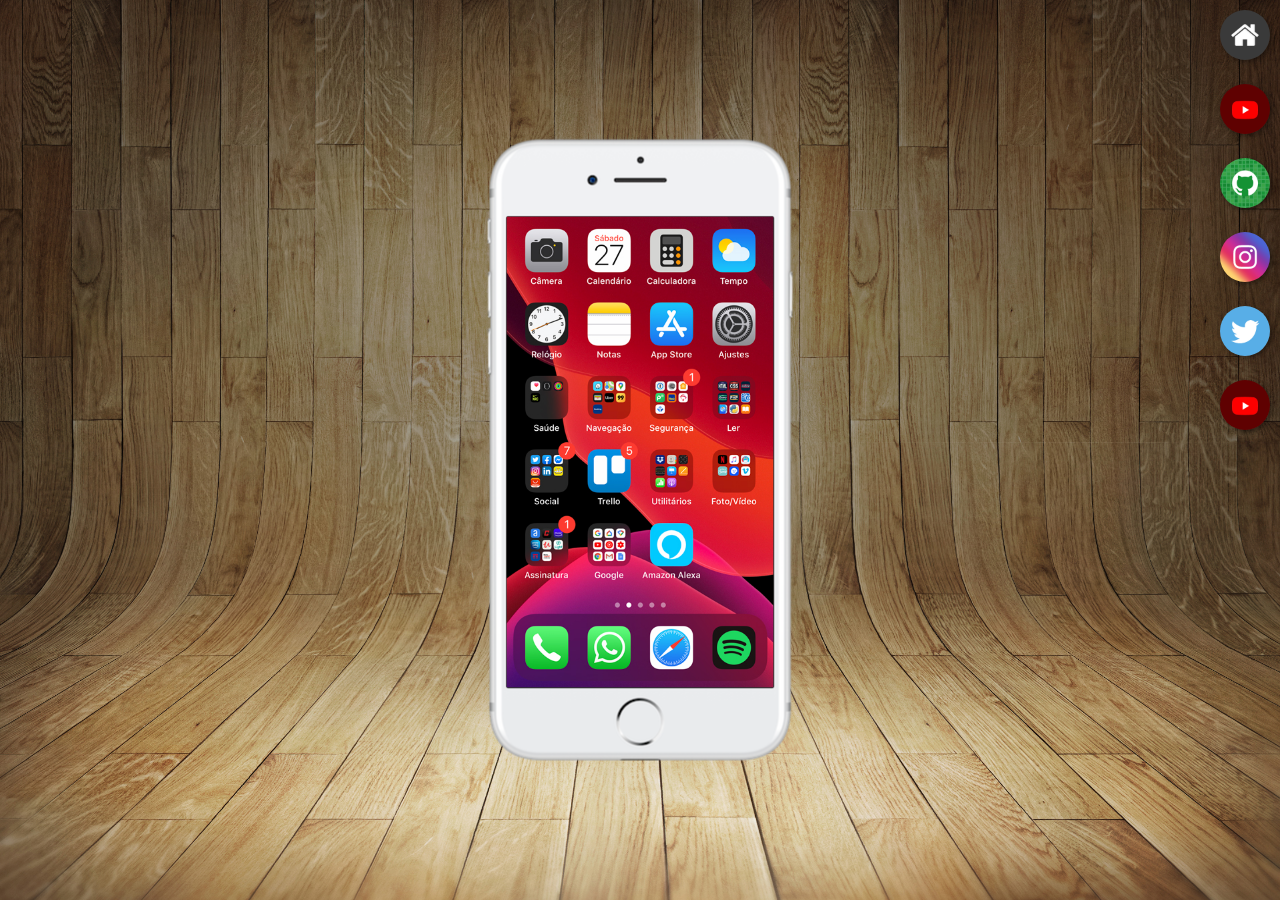
<file: index.html>
<!DOCTYPE html>
<html lang="pt-br">
<head>
    <meta charset="UTF-8">
    <meta http-equiv="X-UA-Compatible" content="IE=edge">
    <meta name="viewport" content="width=device-width, initial-scale=1.0">
    <title>Projeto rede social</title>
    <link rel="shortcut icon" href="favicon.ico" type="image/x-icon">
    <link rel="stylesheet" href="estilos/style.css">
</head>
<body>
    <main>
        <section id="telefone">
            <iframe src="home.html"  name="tela" id="tela" frameborder="0">Who Cares</iframe>
        </section>

        <section id="redes-sociais">
            <a href="home.html" target="tela"><img src="imagens/logo-home.jpg" alt="home"></a><br>
            <a href="youtube.html" target="tela"><img src="imagens/logo-youtube.jpg" alt="youtube"></a><br>
            <a href="github.html" target="tela"><img src="imagens/logo-github.jpg" alt="github"></a><br>
            <a href="instagram.html" target="tela"><img src="imagens/logo-instagram.jpg" alt="instagram"></a><br>
            <a href="twitter.html" target="tela"><img src="imagens/logo-twitter.jpg" alt="twitter"></a><br>
            <a href="facebook.html" target="tela"><img src="imagens/logo-youtube.jpg" alt="facebook"></a><br>
        </section>
    </main>
</body>
</html>
</file>
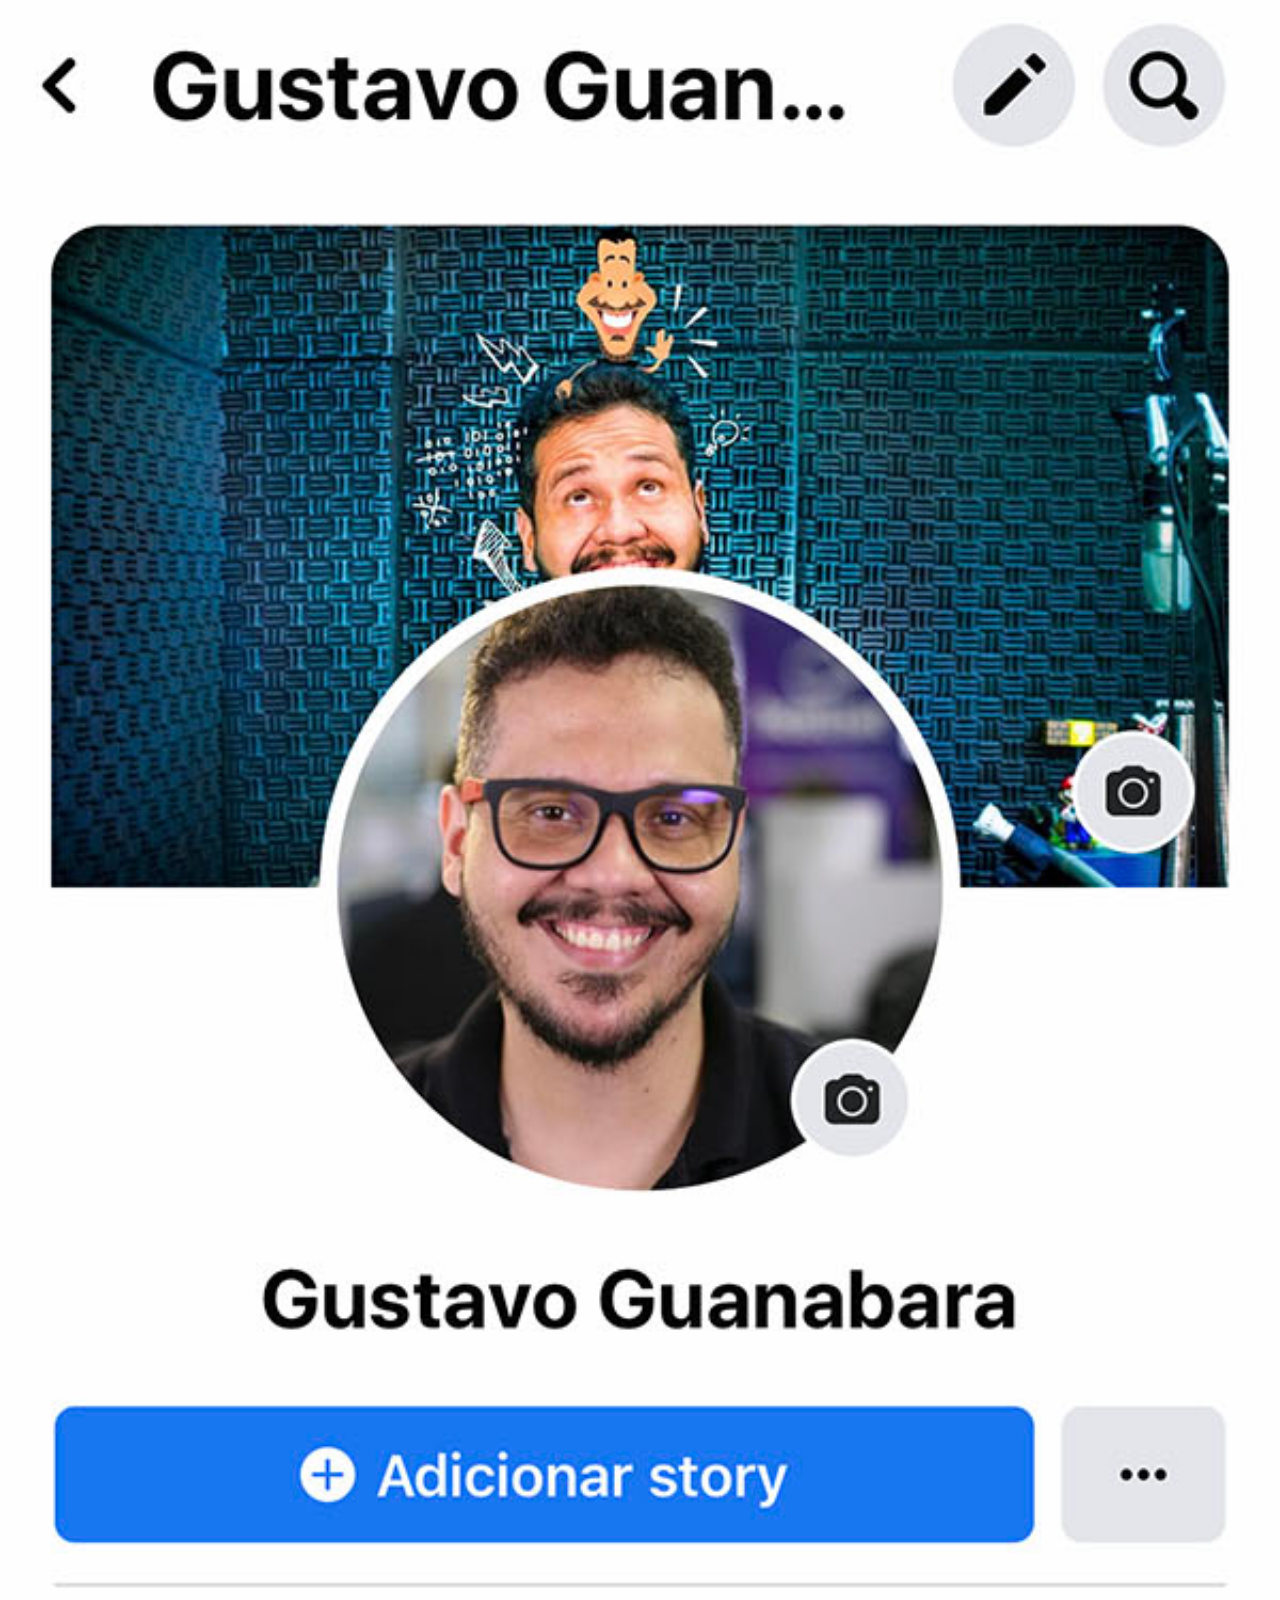
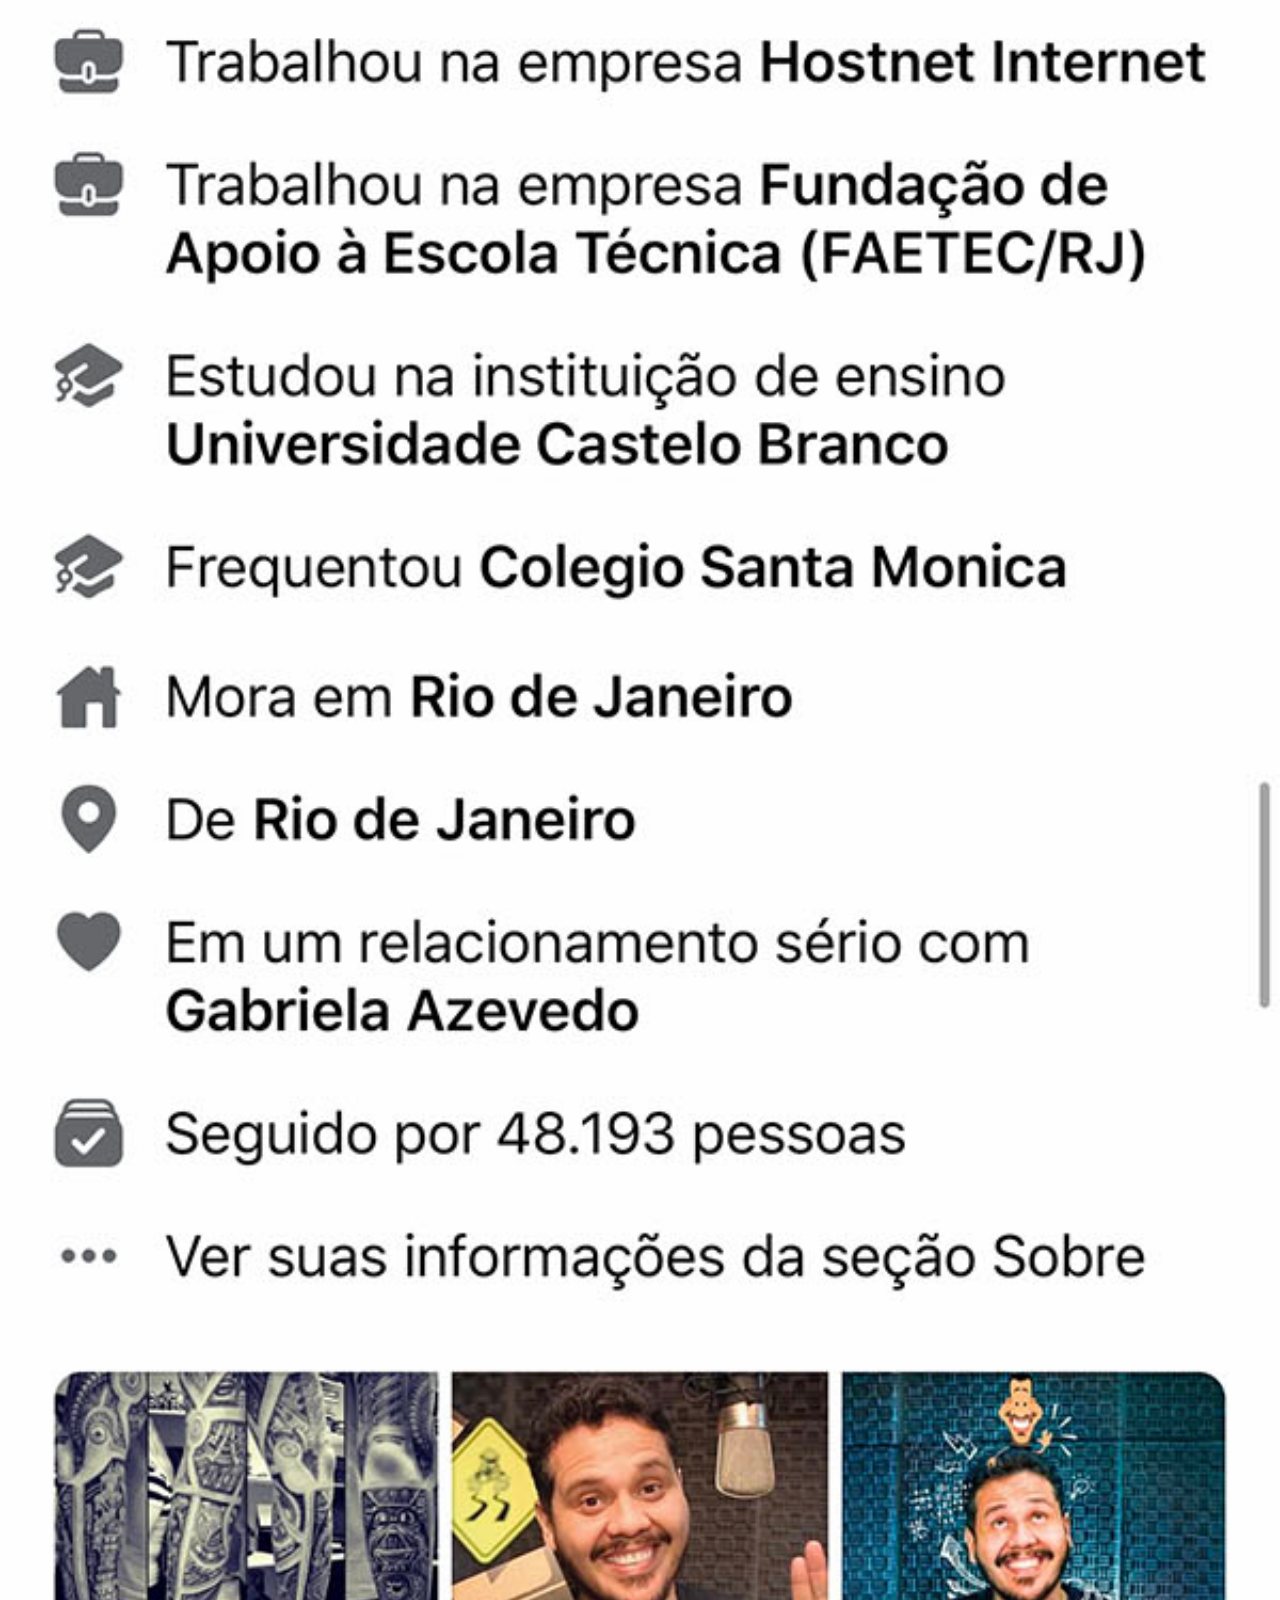
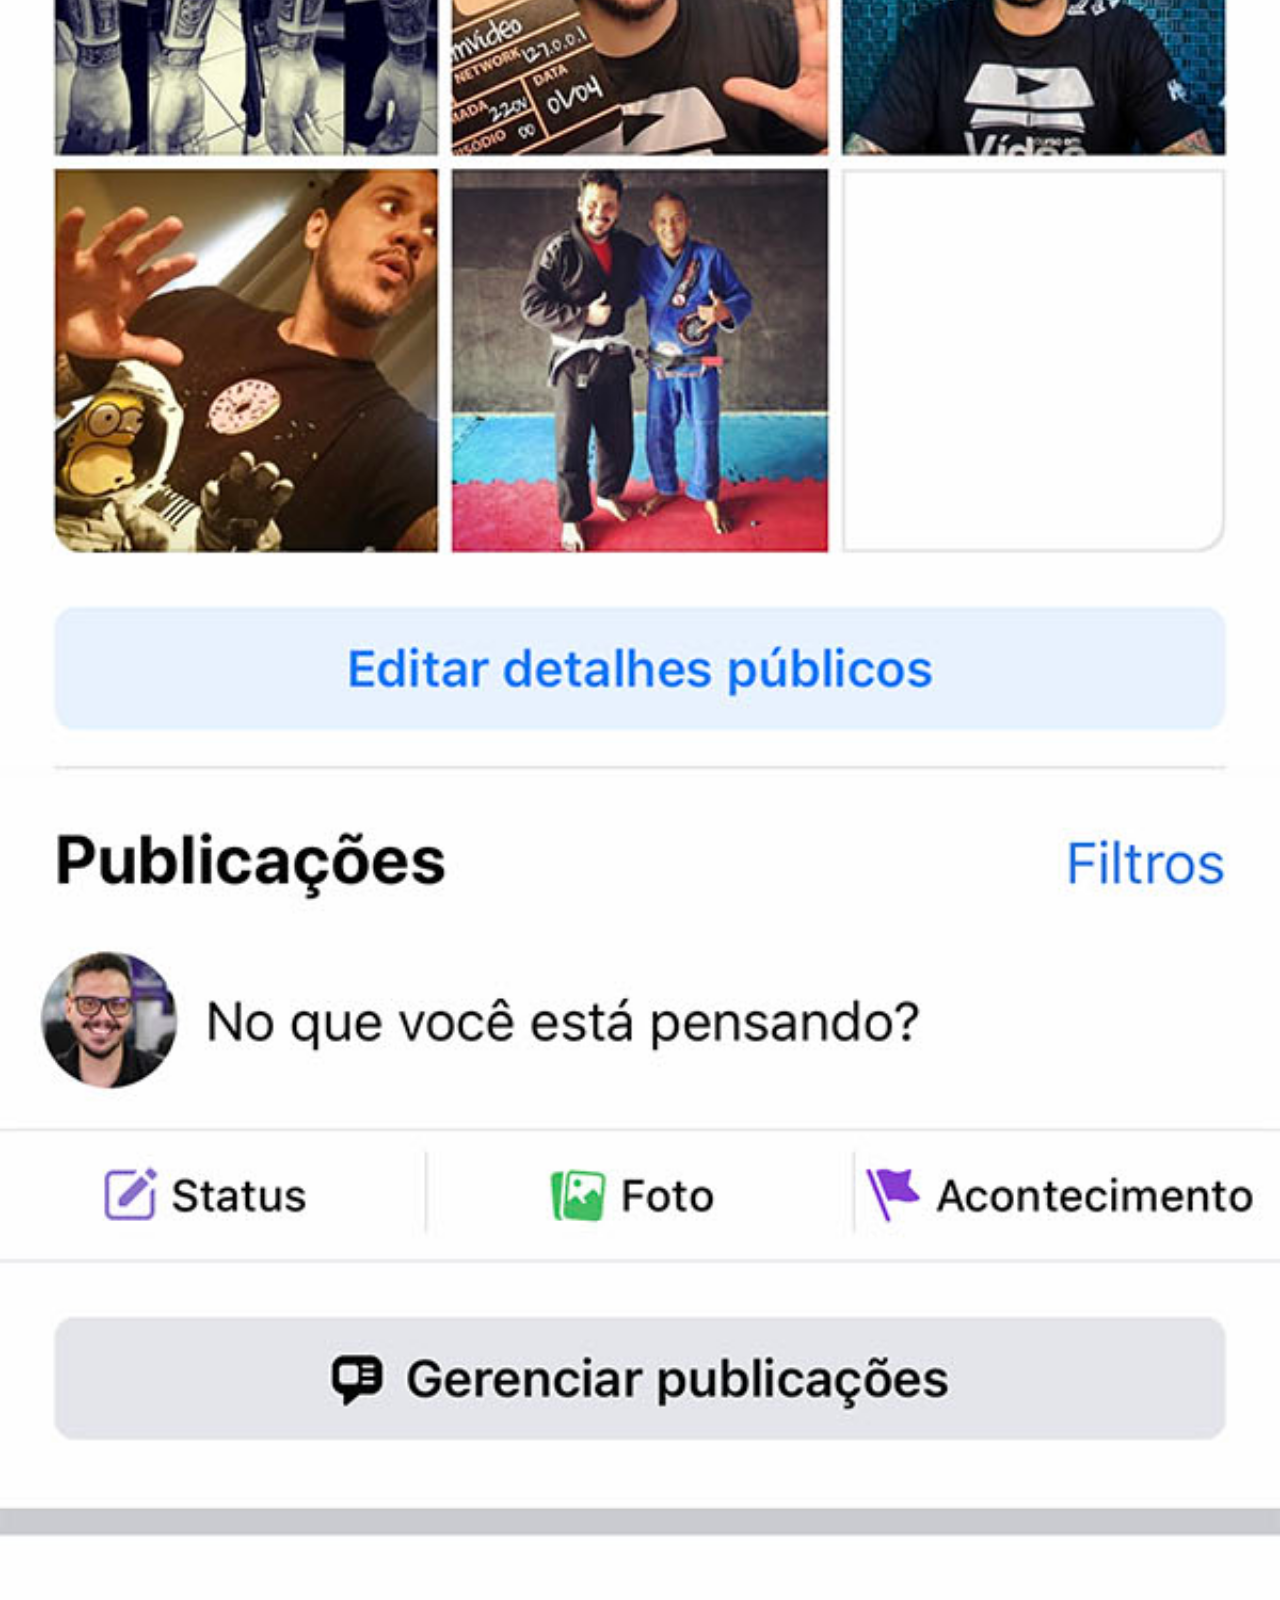
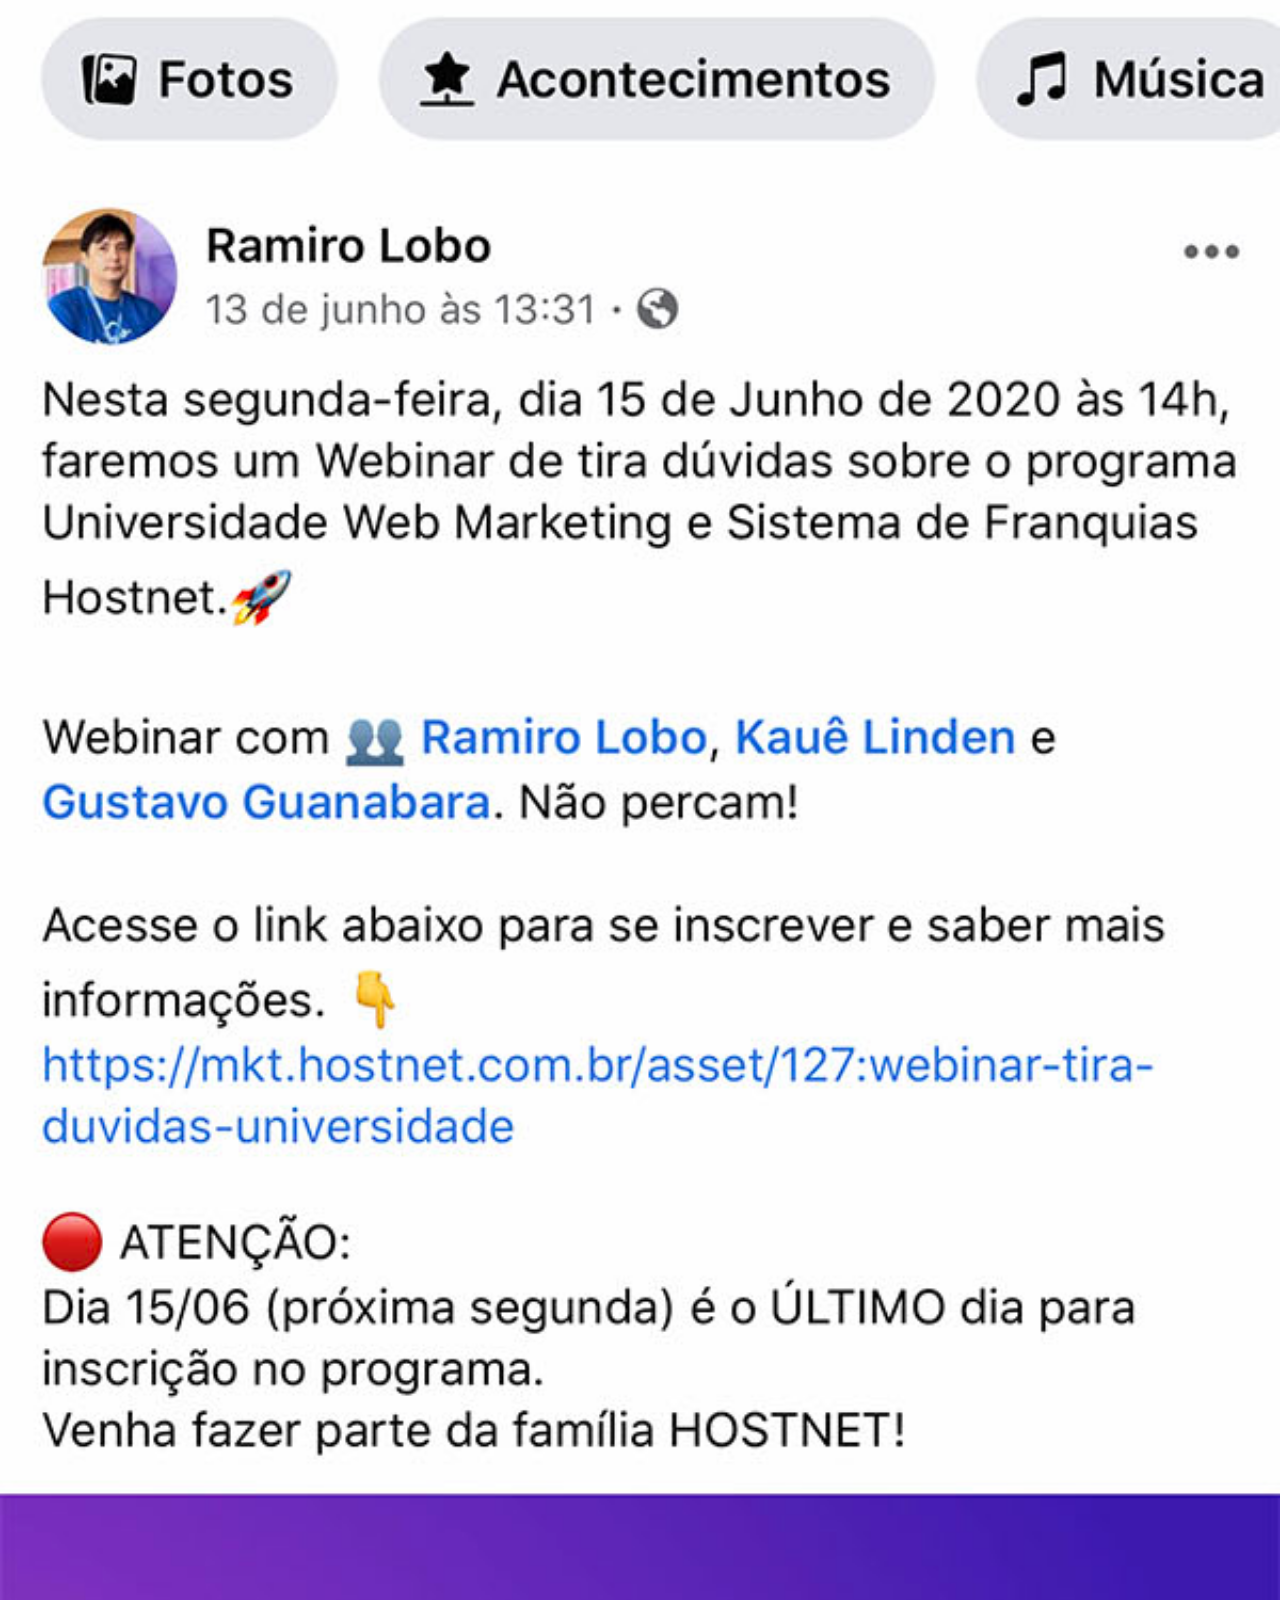
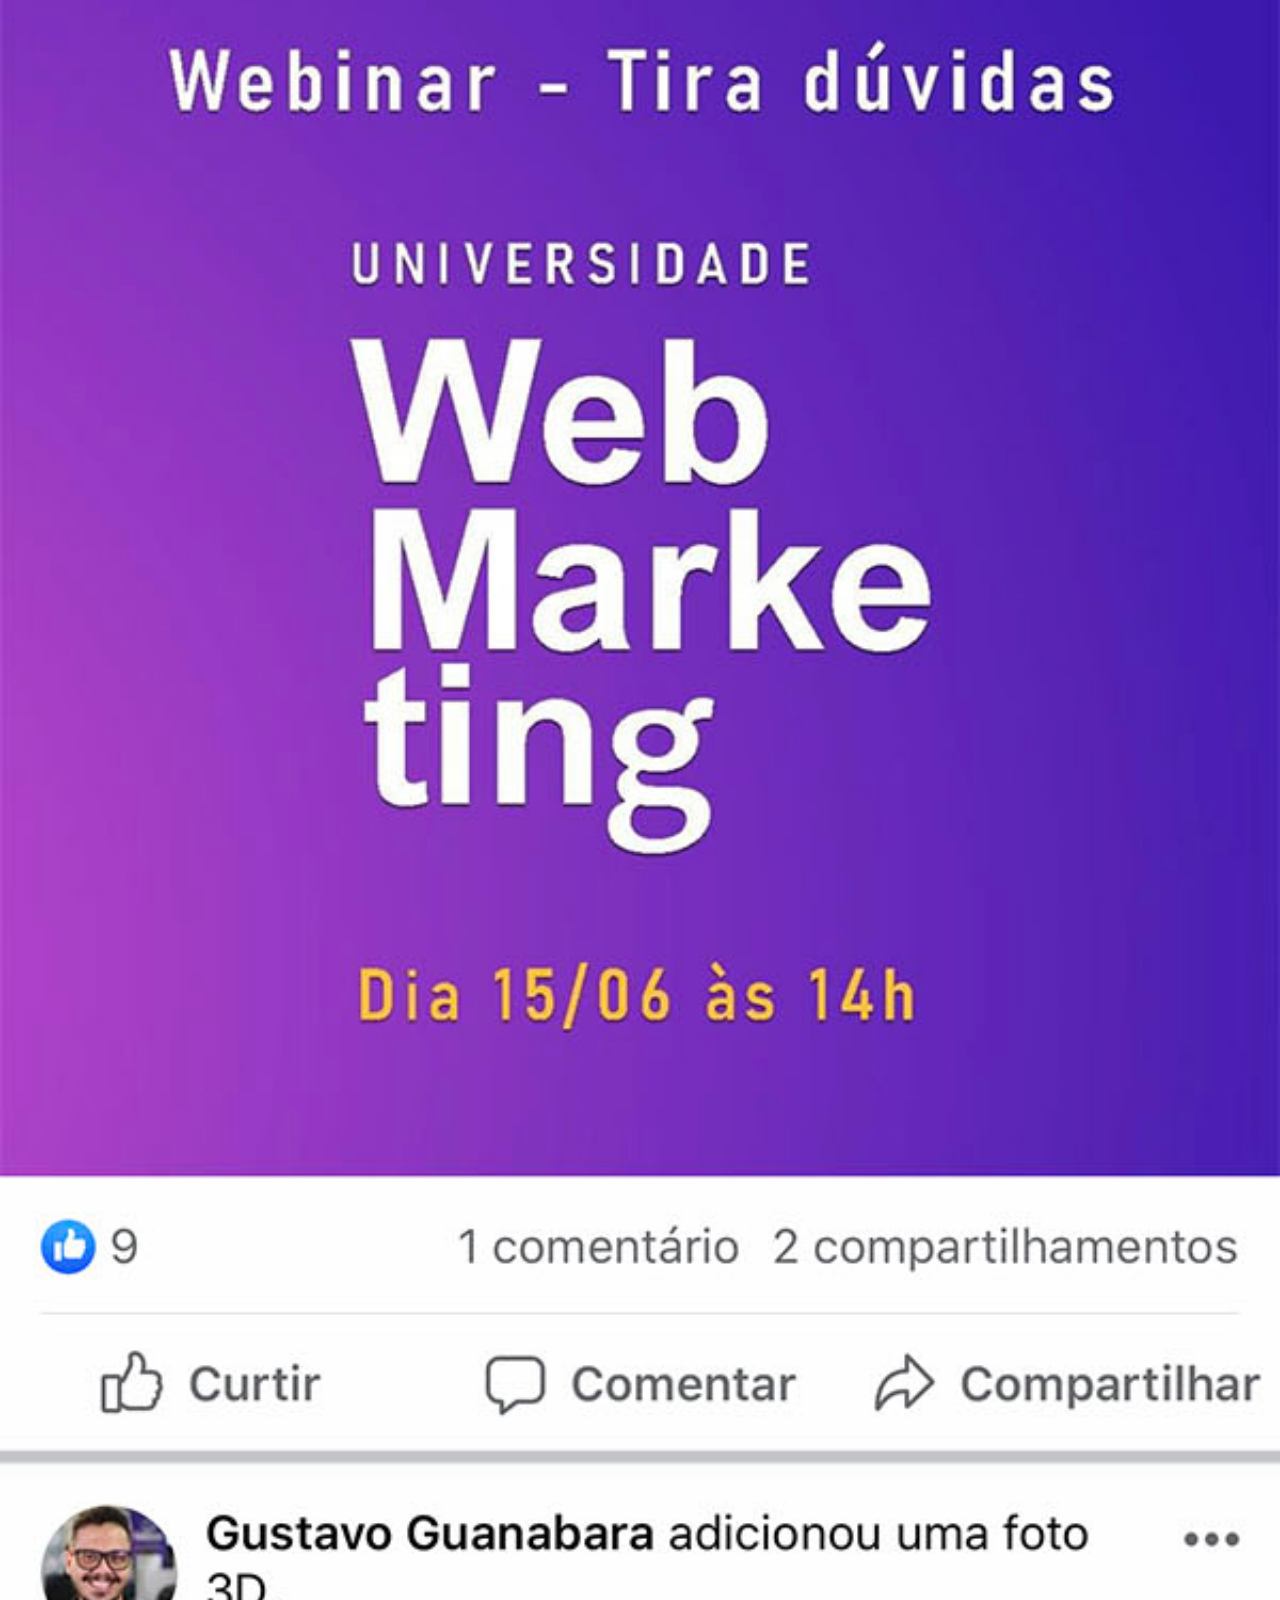
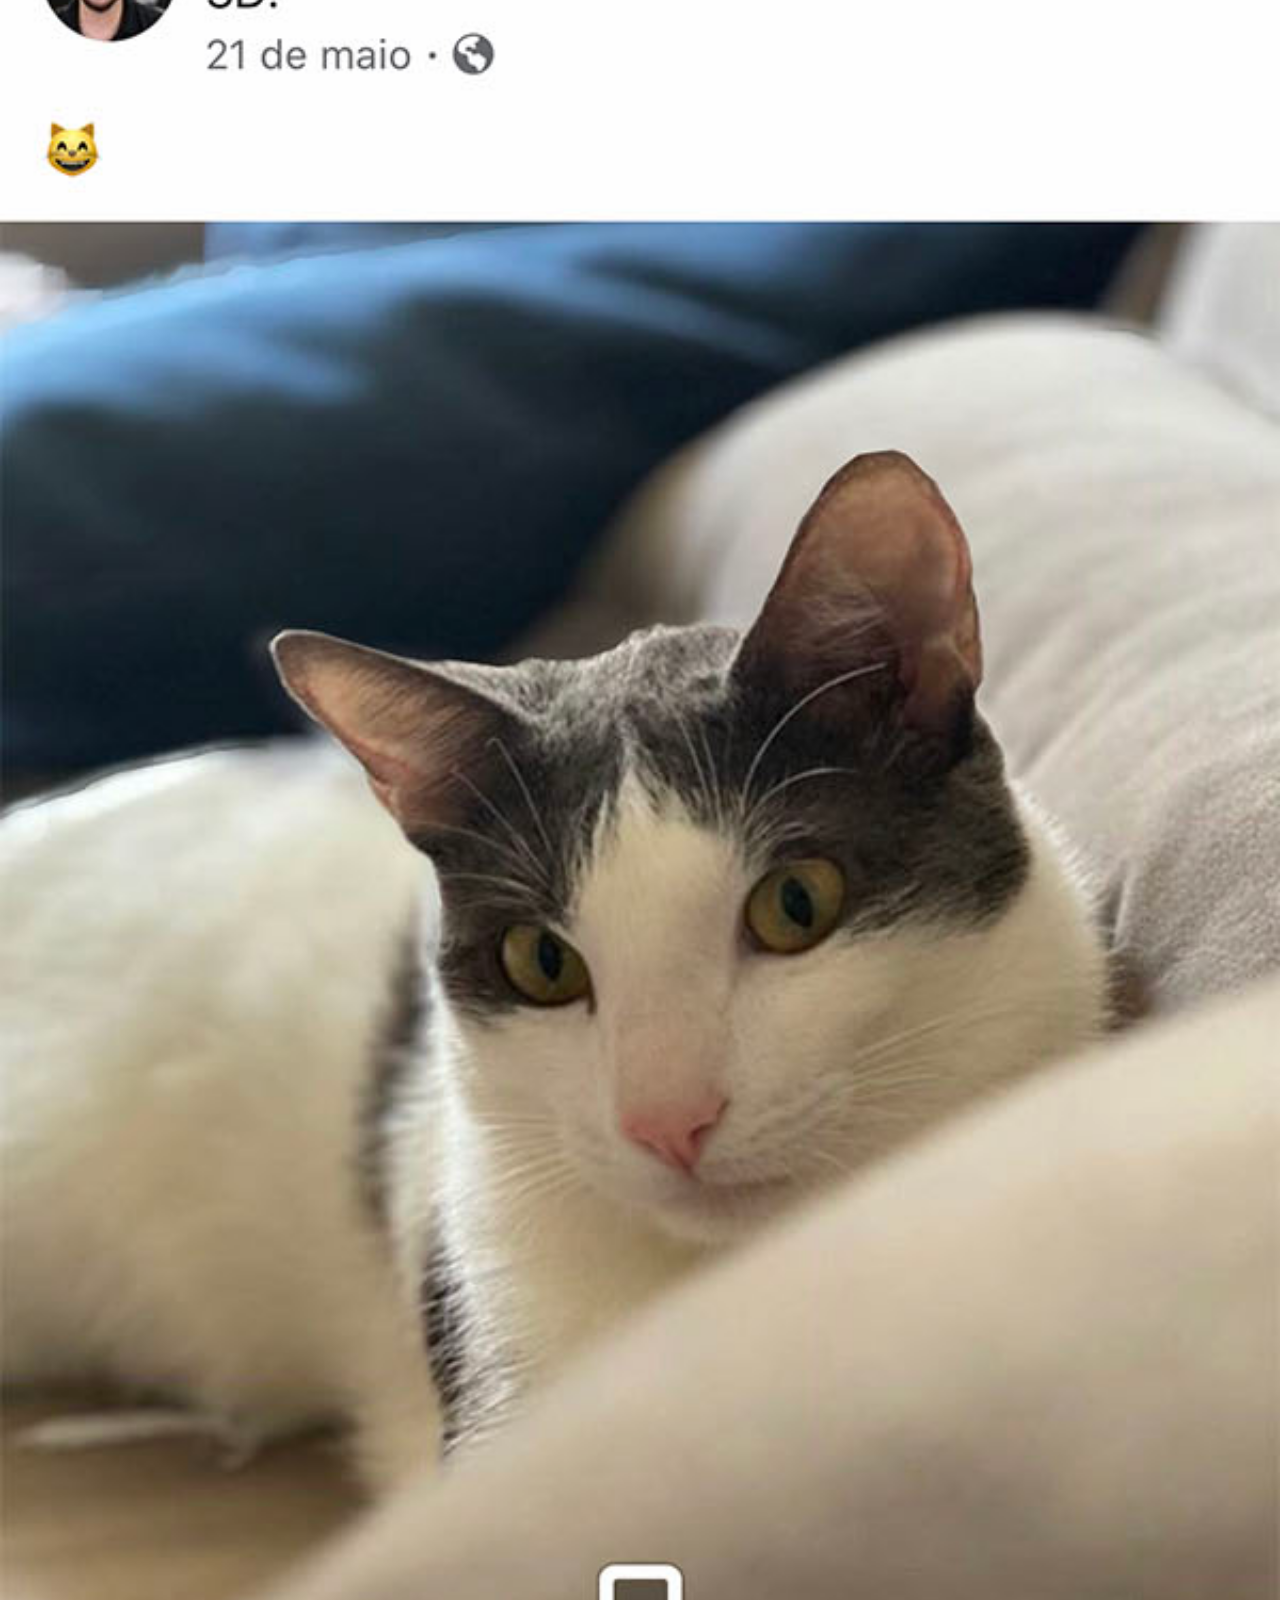
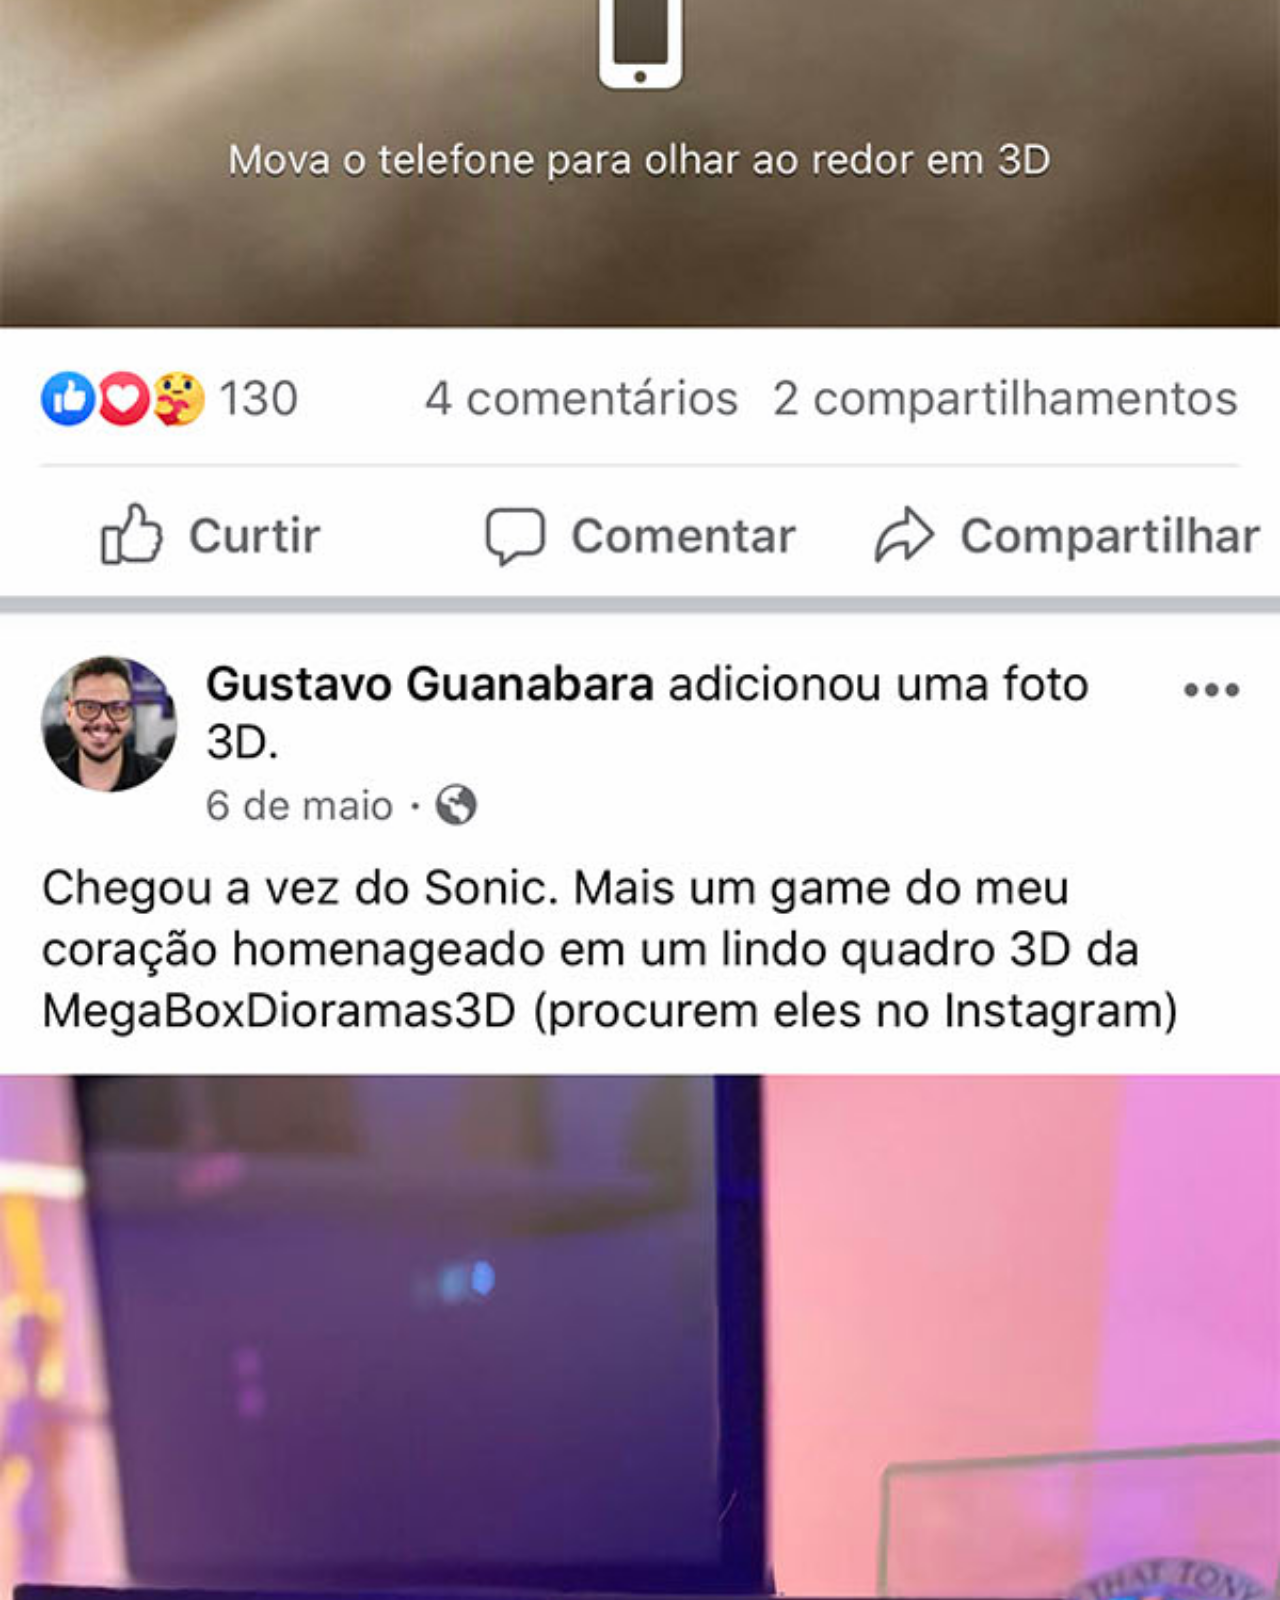
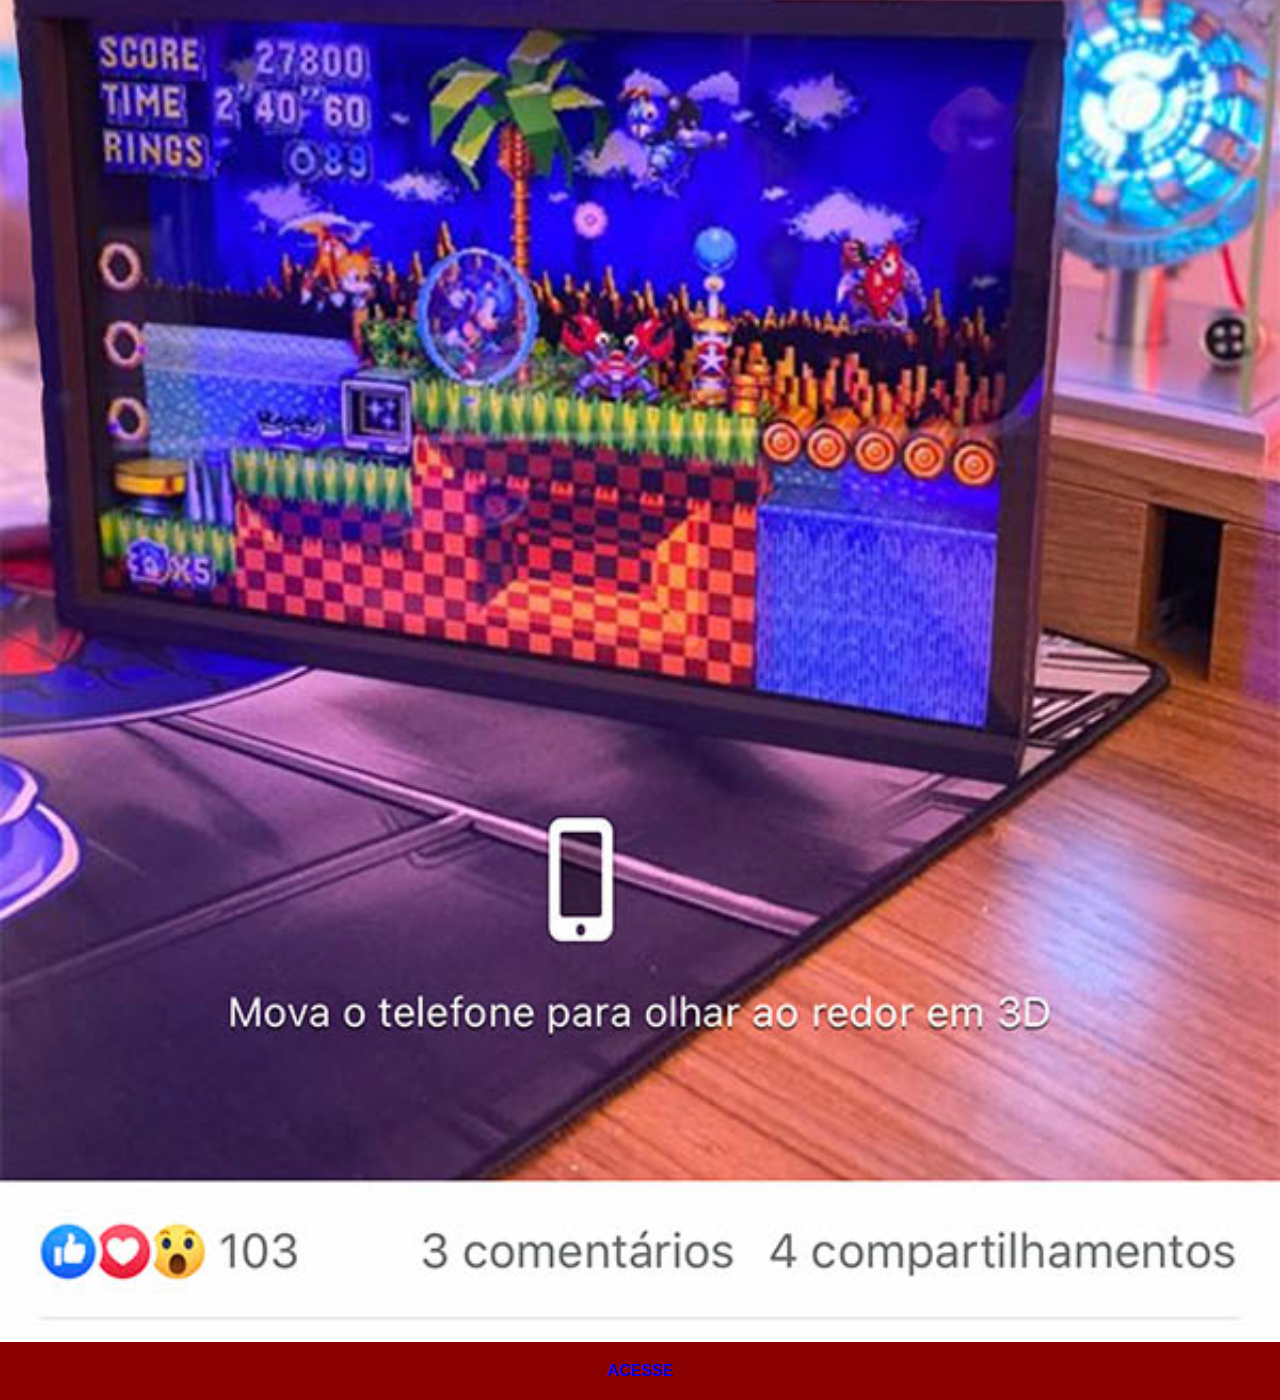
<file: facebook.html>
<!DOCTYPE html>
<html lang="pt-br">
<head>
    <meta charset="UTF-8">
    <meta http-equiv="X-UA-Compatible" content="IE=edge">
    <meta name="viewport" content="width=device-width, initial-scale=1.0">
    <title>Document</title>
    <link rel="stylesheet" href="estilos/social.css">
</head>
<body>
    <img src="imagens/tela-facebook.jpg" alt="facebook">
    <a href="#">ACESSE</a>
</body>
</html>
</file>
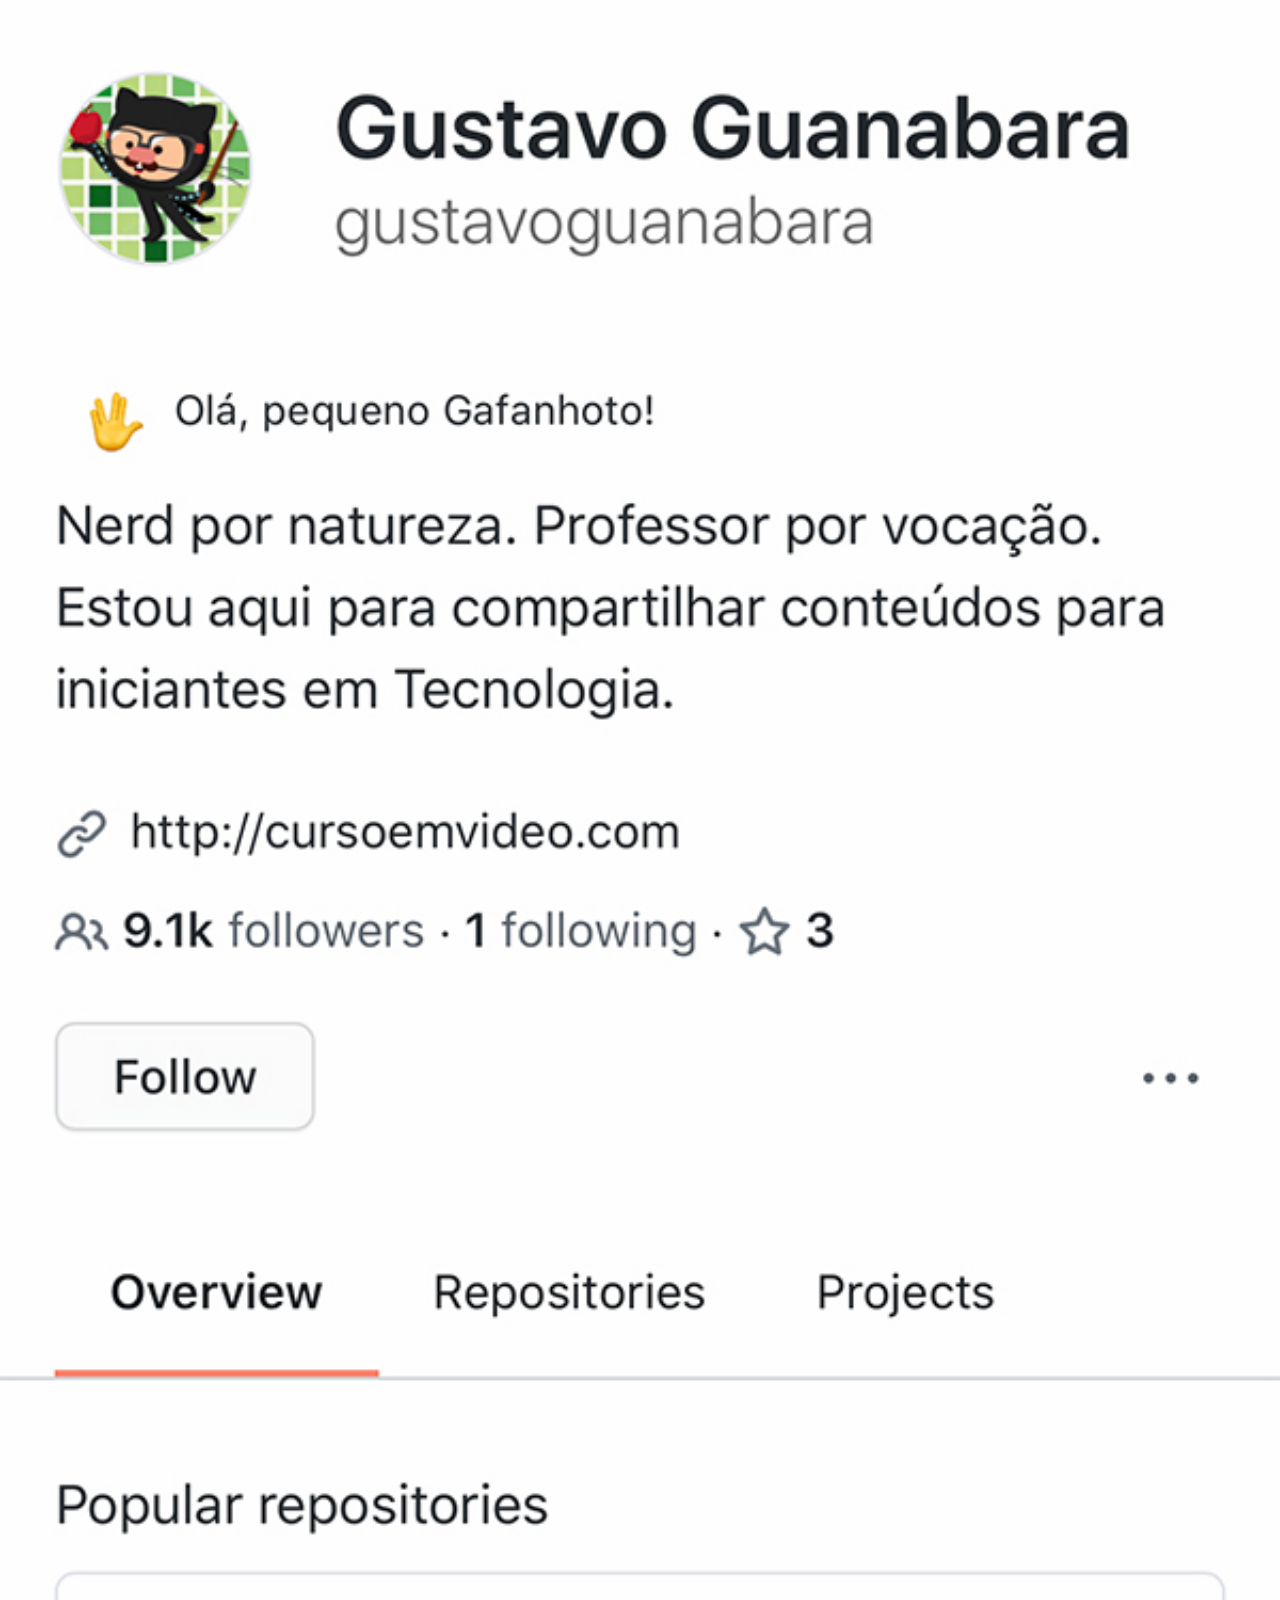
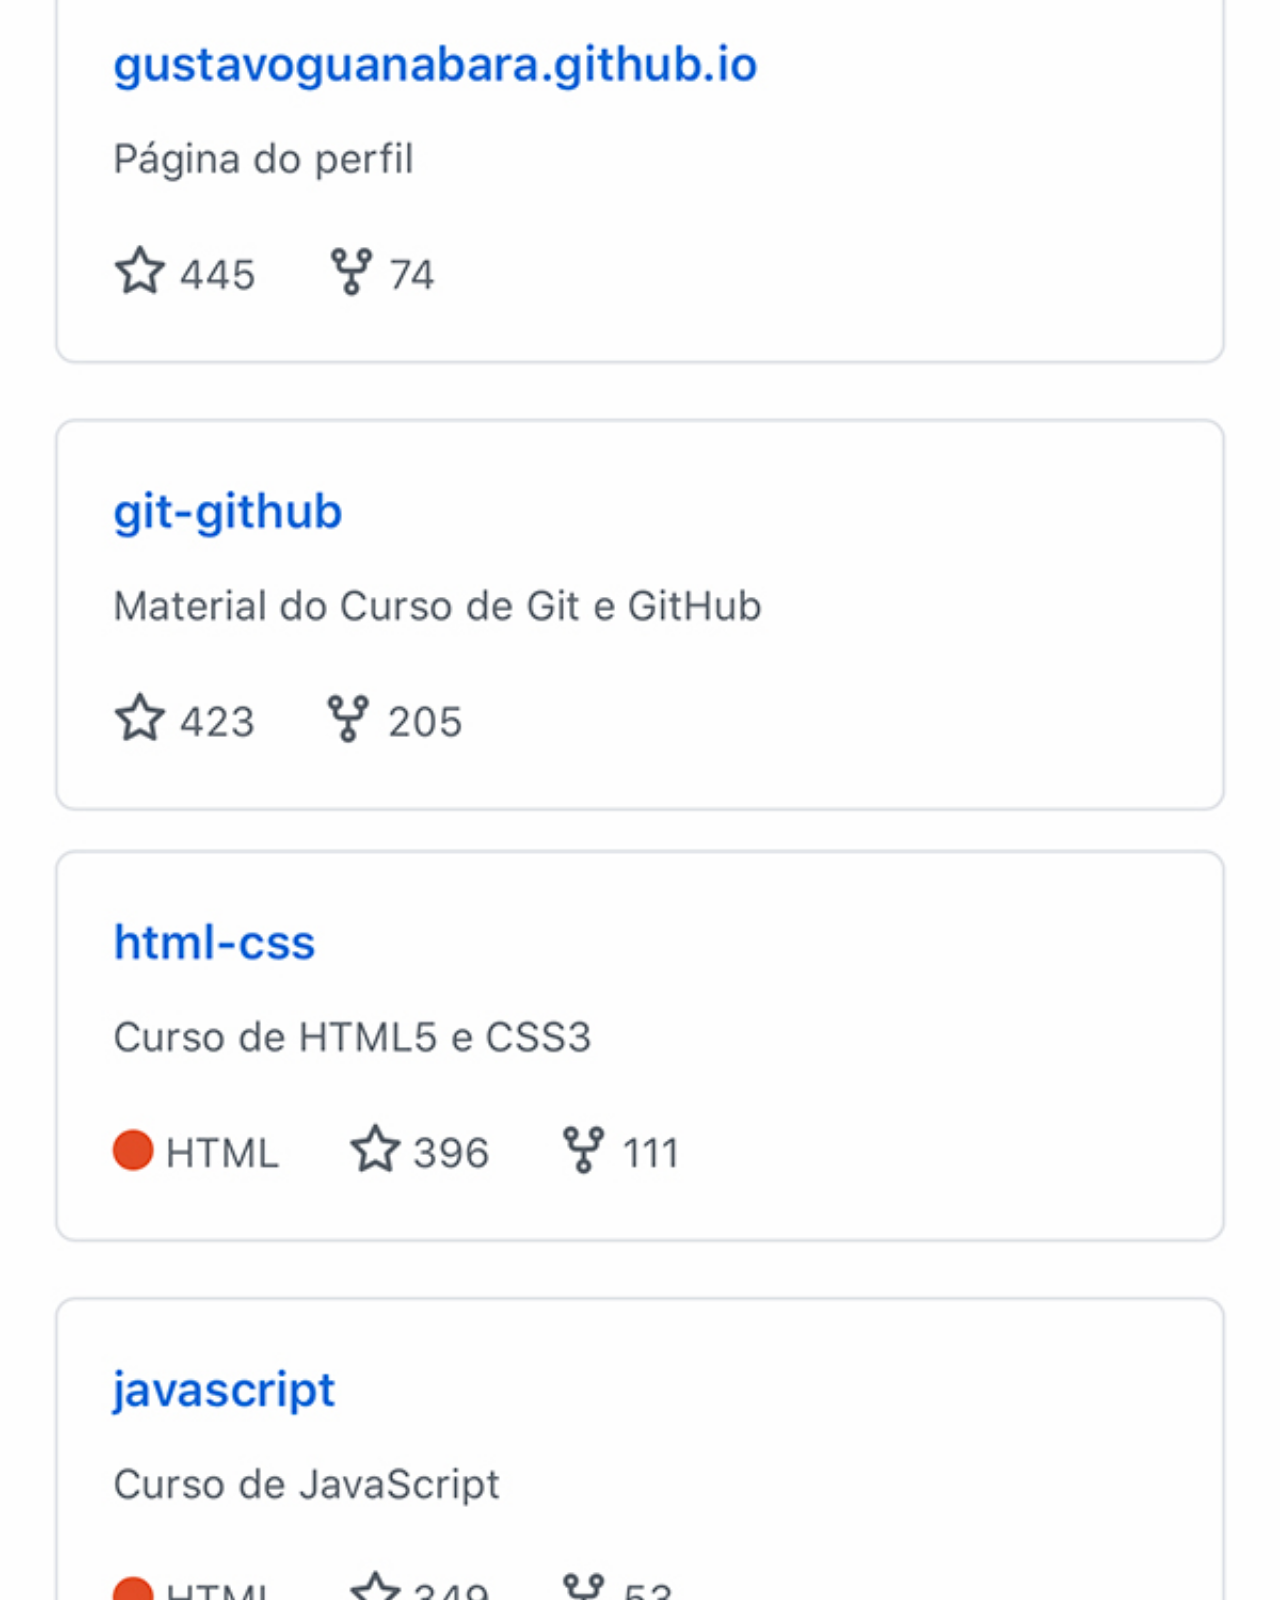
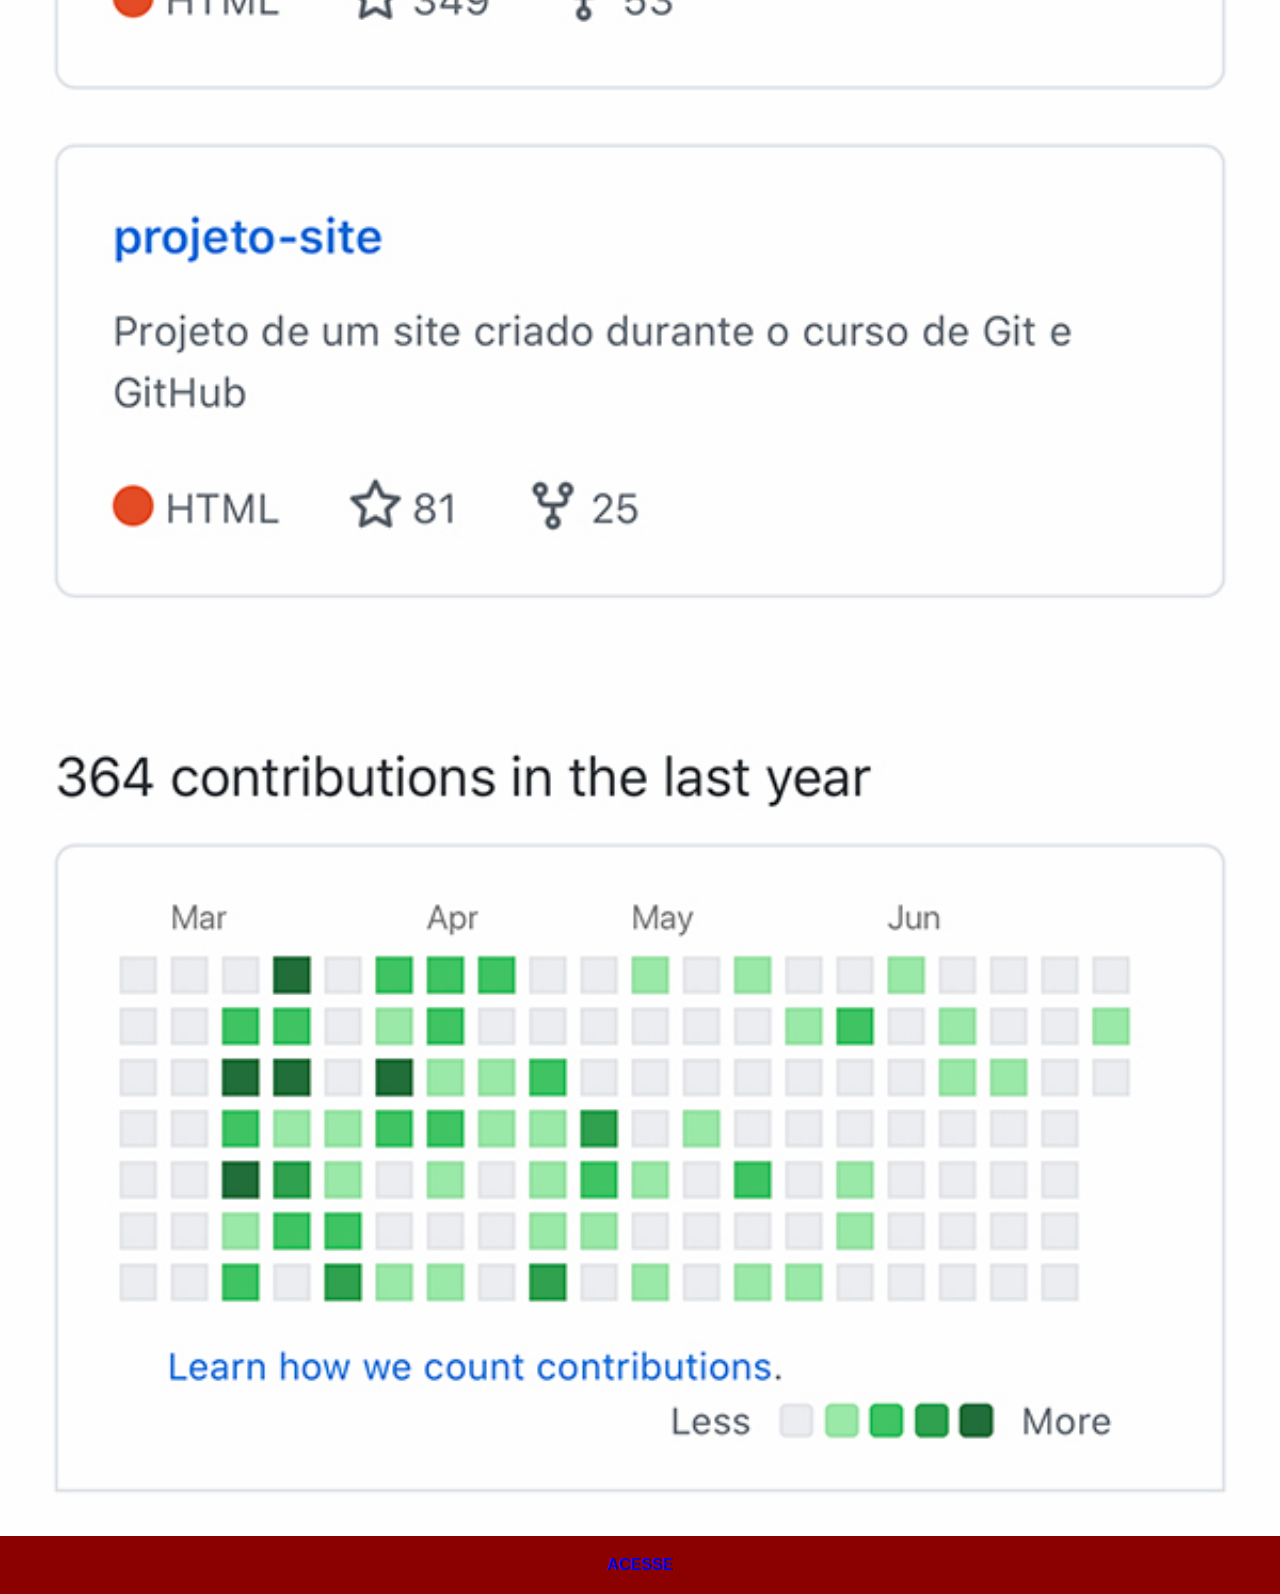
<file: github.html>
<!DOCTYPE html>
<html lang="pt-br">
<head>
    <meta charset="UTF-8">
    <meta http-equiv="X-UA-Compatible" content="IE=edge">
    <meta name="viewport" content="width=device-width, initial-scale=1.0">
    <title>Document</title>
    <link rel="stylesheet" href="estilos/social.css">
</head>
<body>
    <img src="imagens/tela-github.jpg" alt="Github">
    <a href="https://github.com/gustavoguanabara/" target="_blank">ACESSE</a>
</body>
</html>
</file>
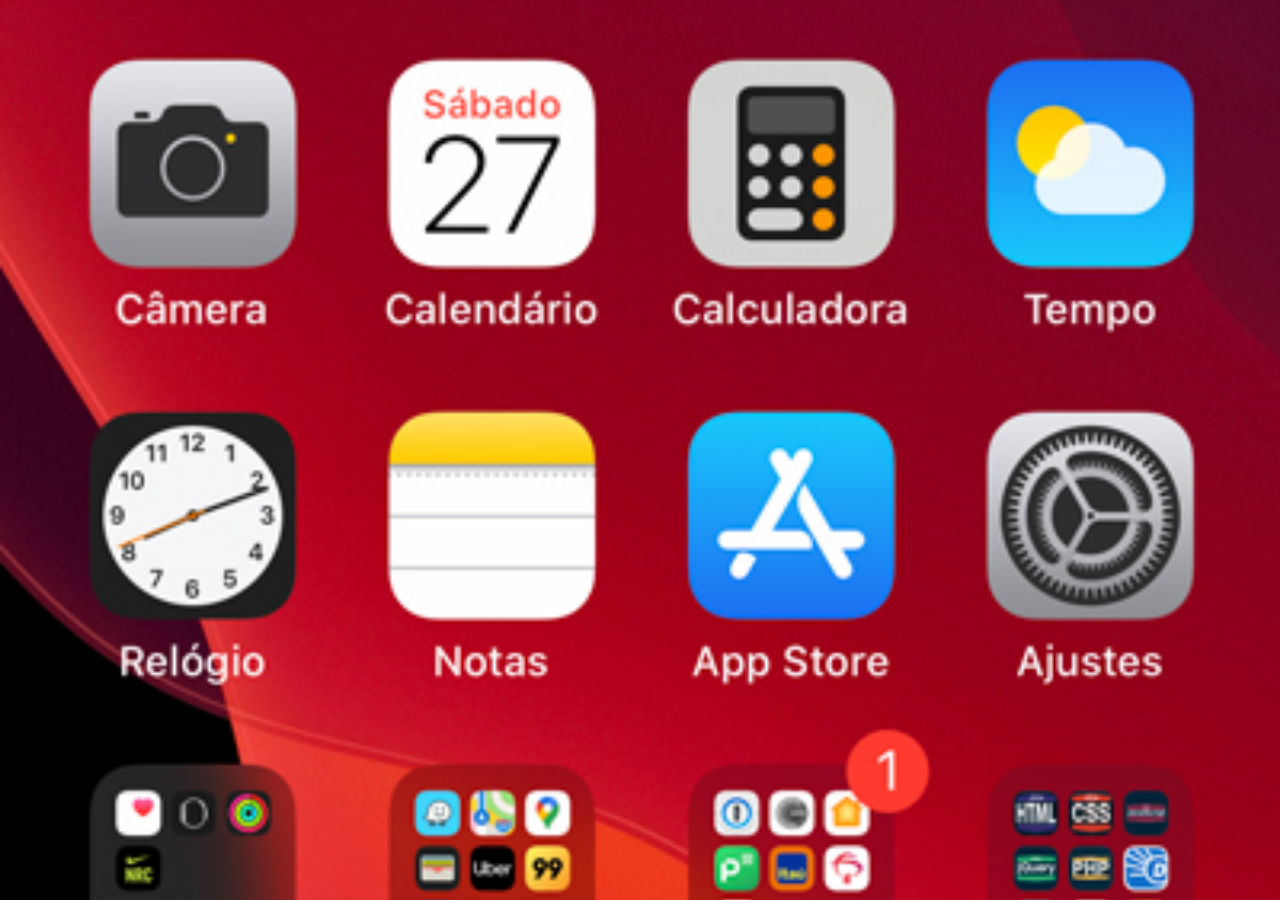
<file: home.html>
<!DOCTYPE html>
<html lang="pt-br">
<head>
    <meta charset="UTF-8">
    <meta http-equiv="X-UA-Compatible" content="IE=edge">
    <meta name="viewport" content="width=device-width, initial-scale=1.0">
    <title>Document</title>
</head>
<style>
    *{
        margin: 0px;
        padding: 0px;
    }

    body{
        width: 100vw;
        height: 100vh;
        background: black url(imagens/tela-home.jpg) no-repeat
        top center;
        background-size: cover;
    }


</style>
<body>
    
</body>
</html>
</file>
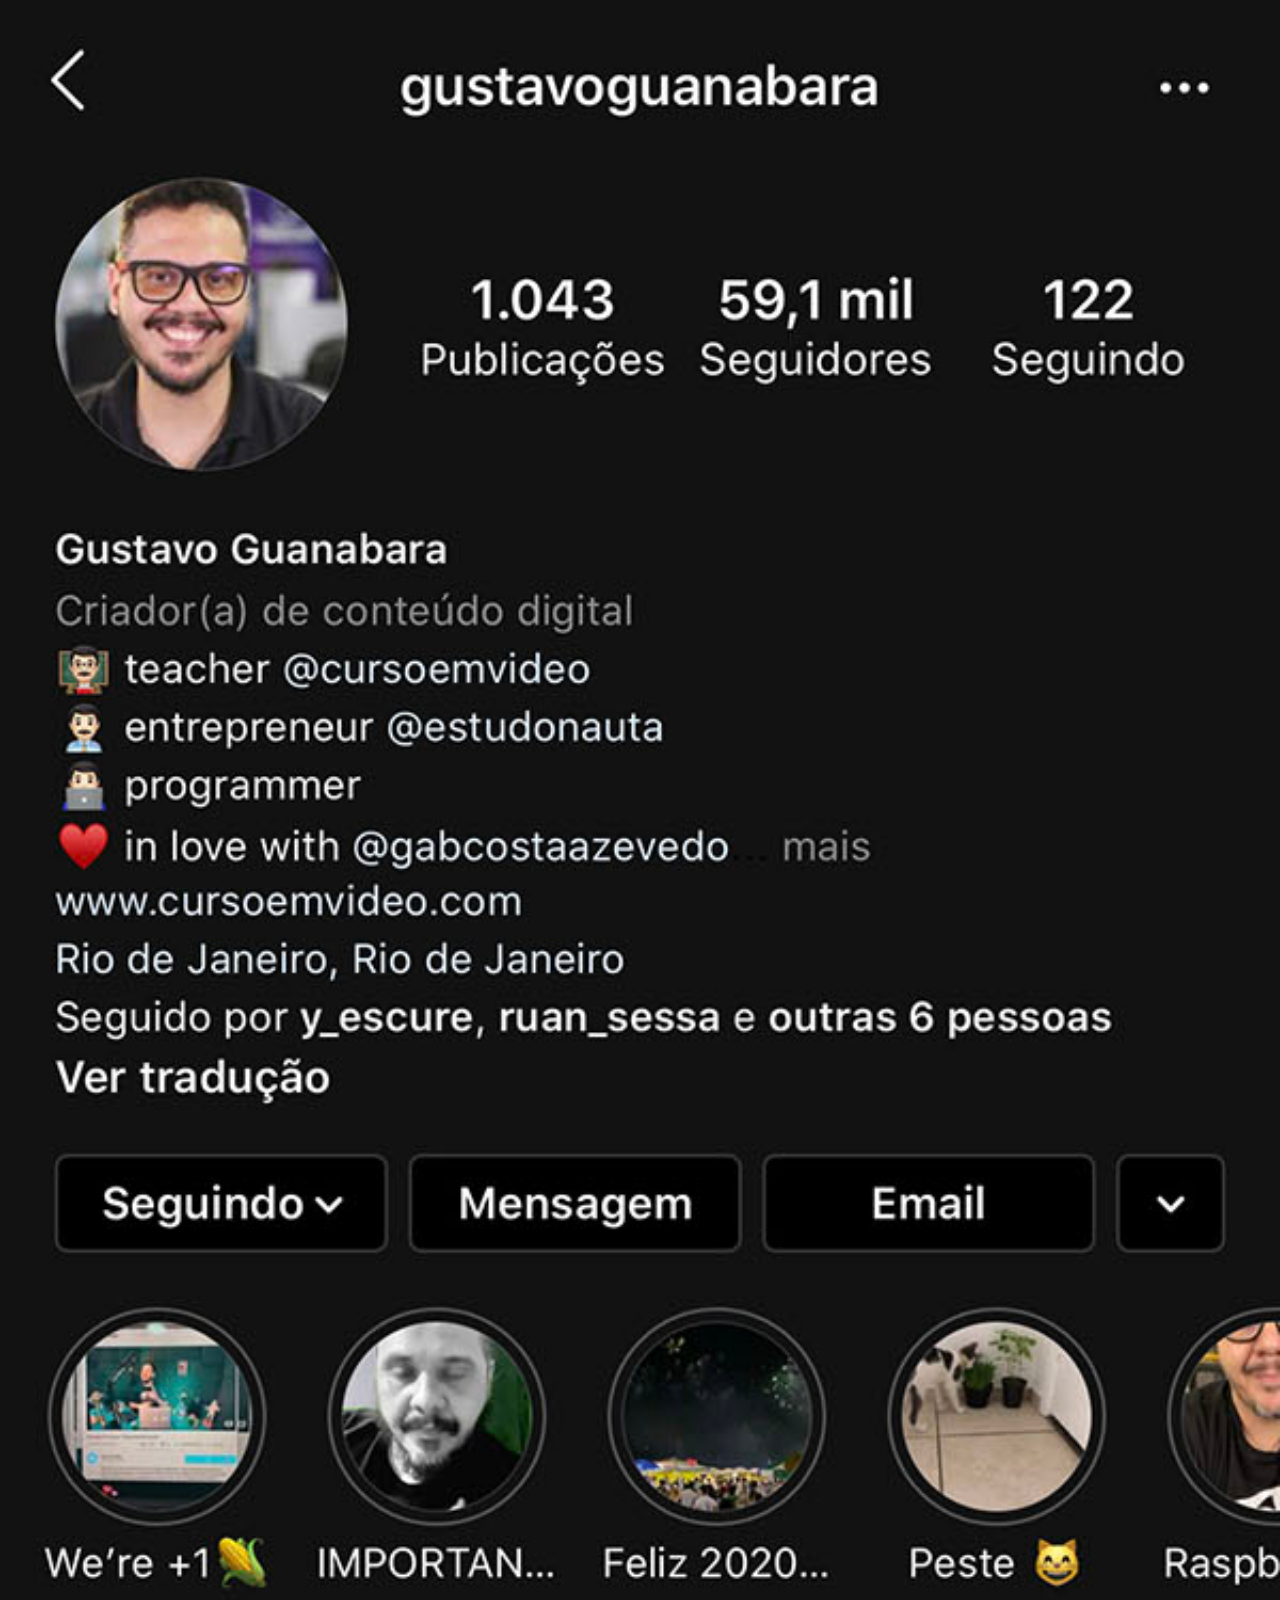
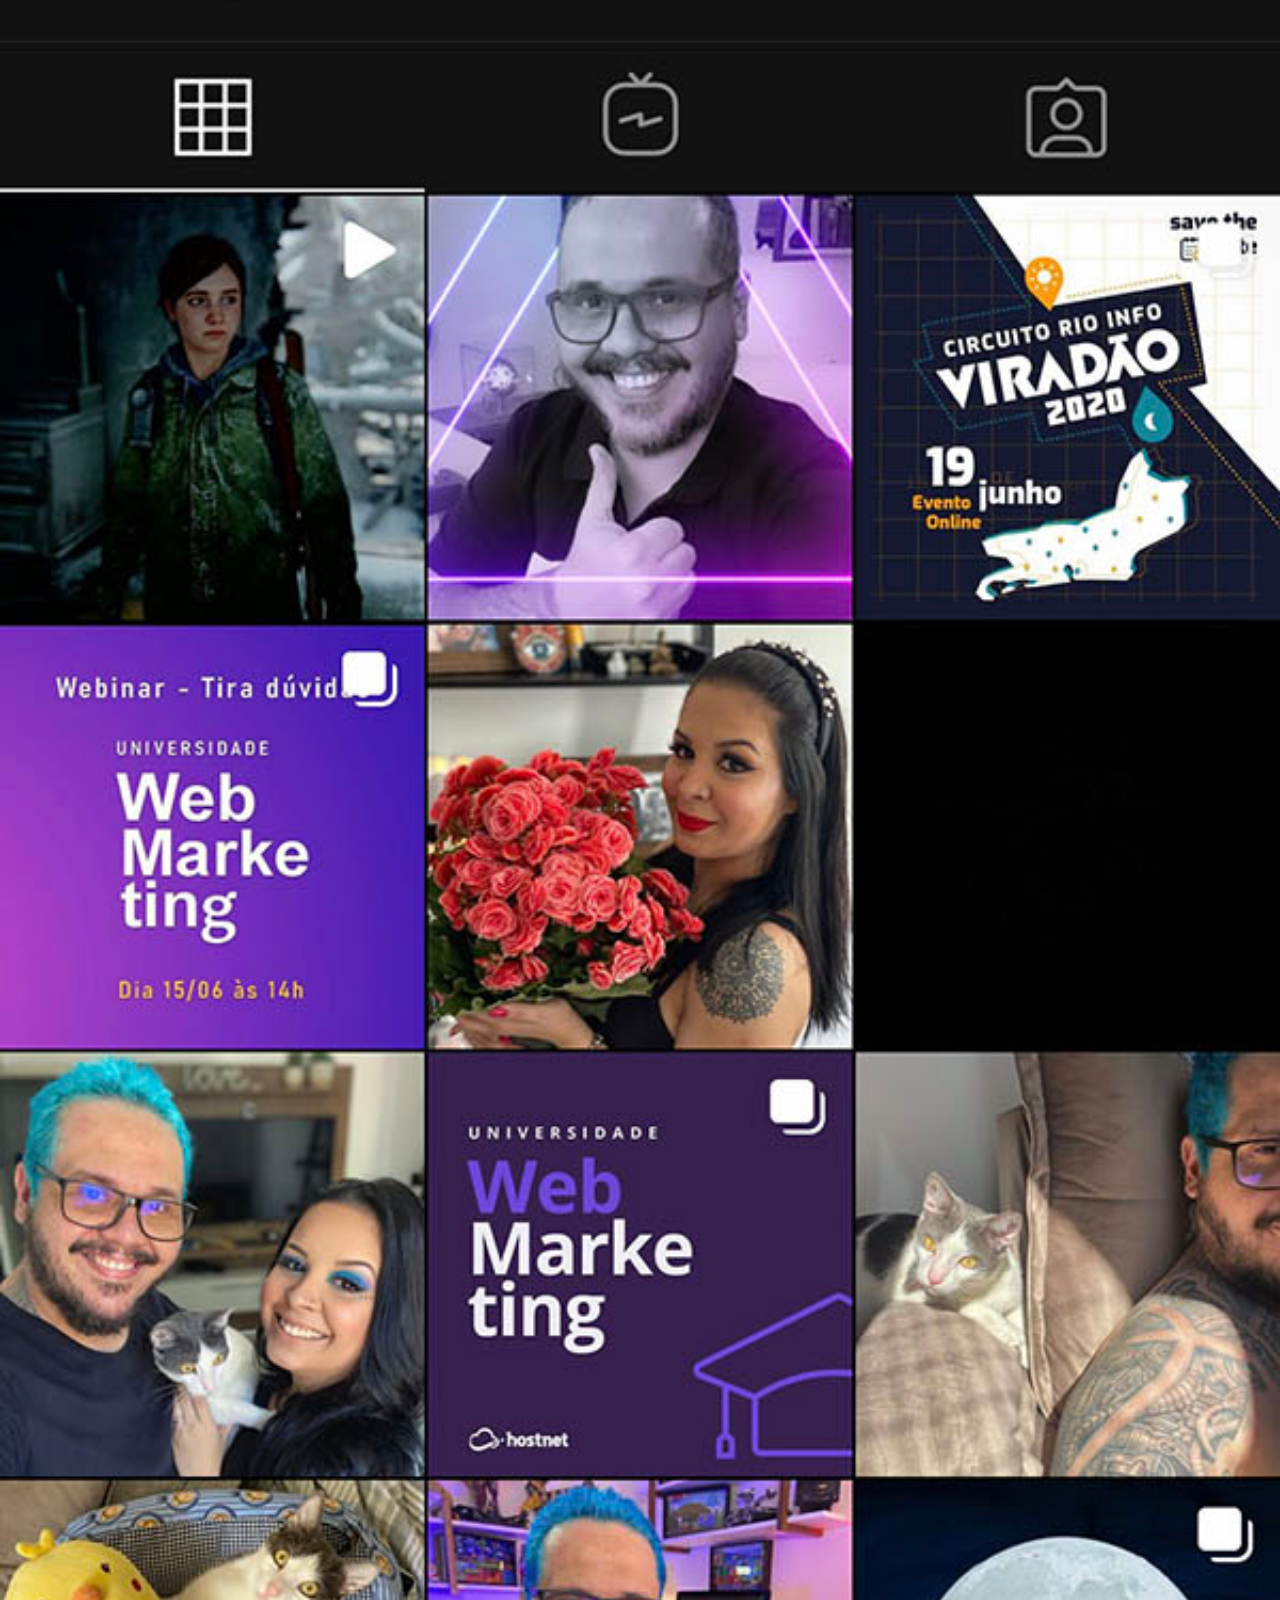
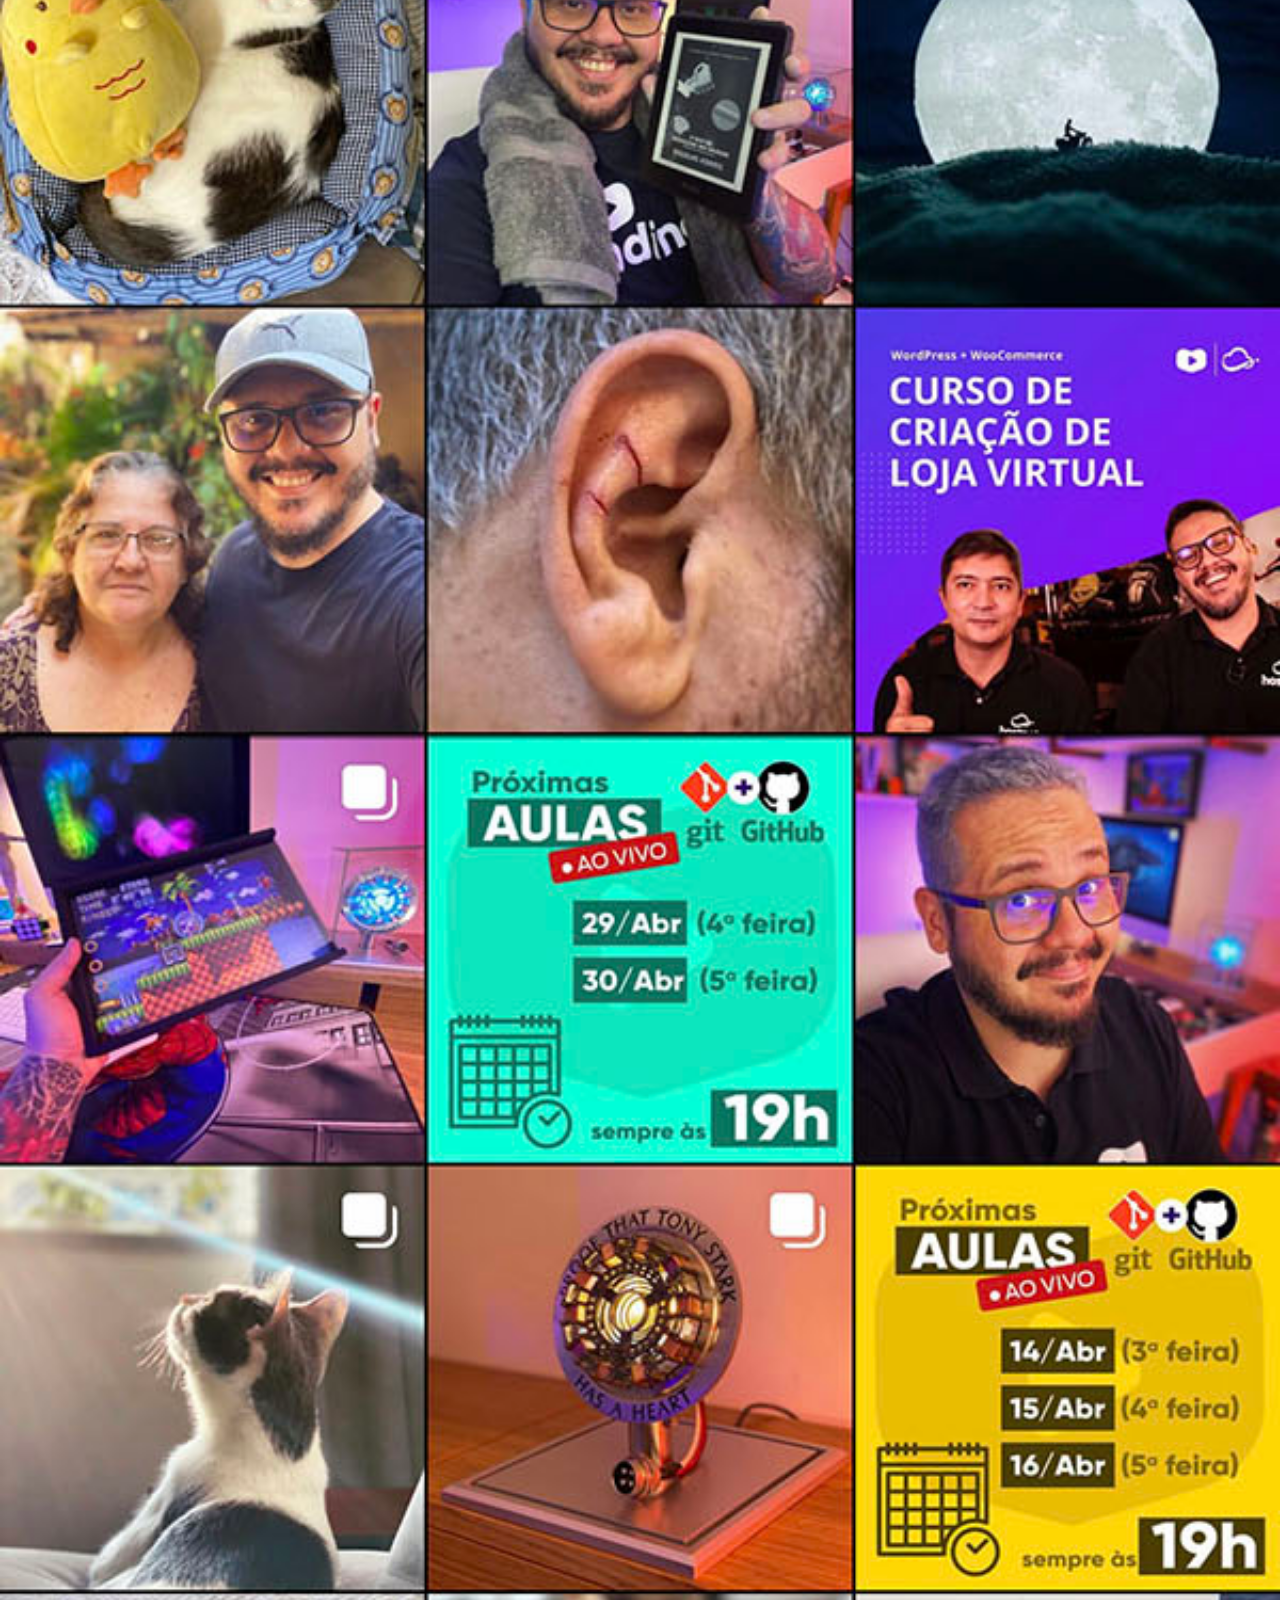
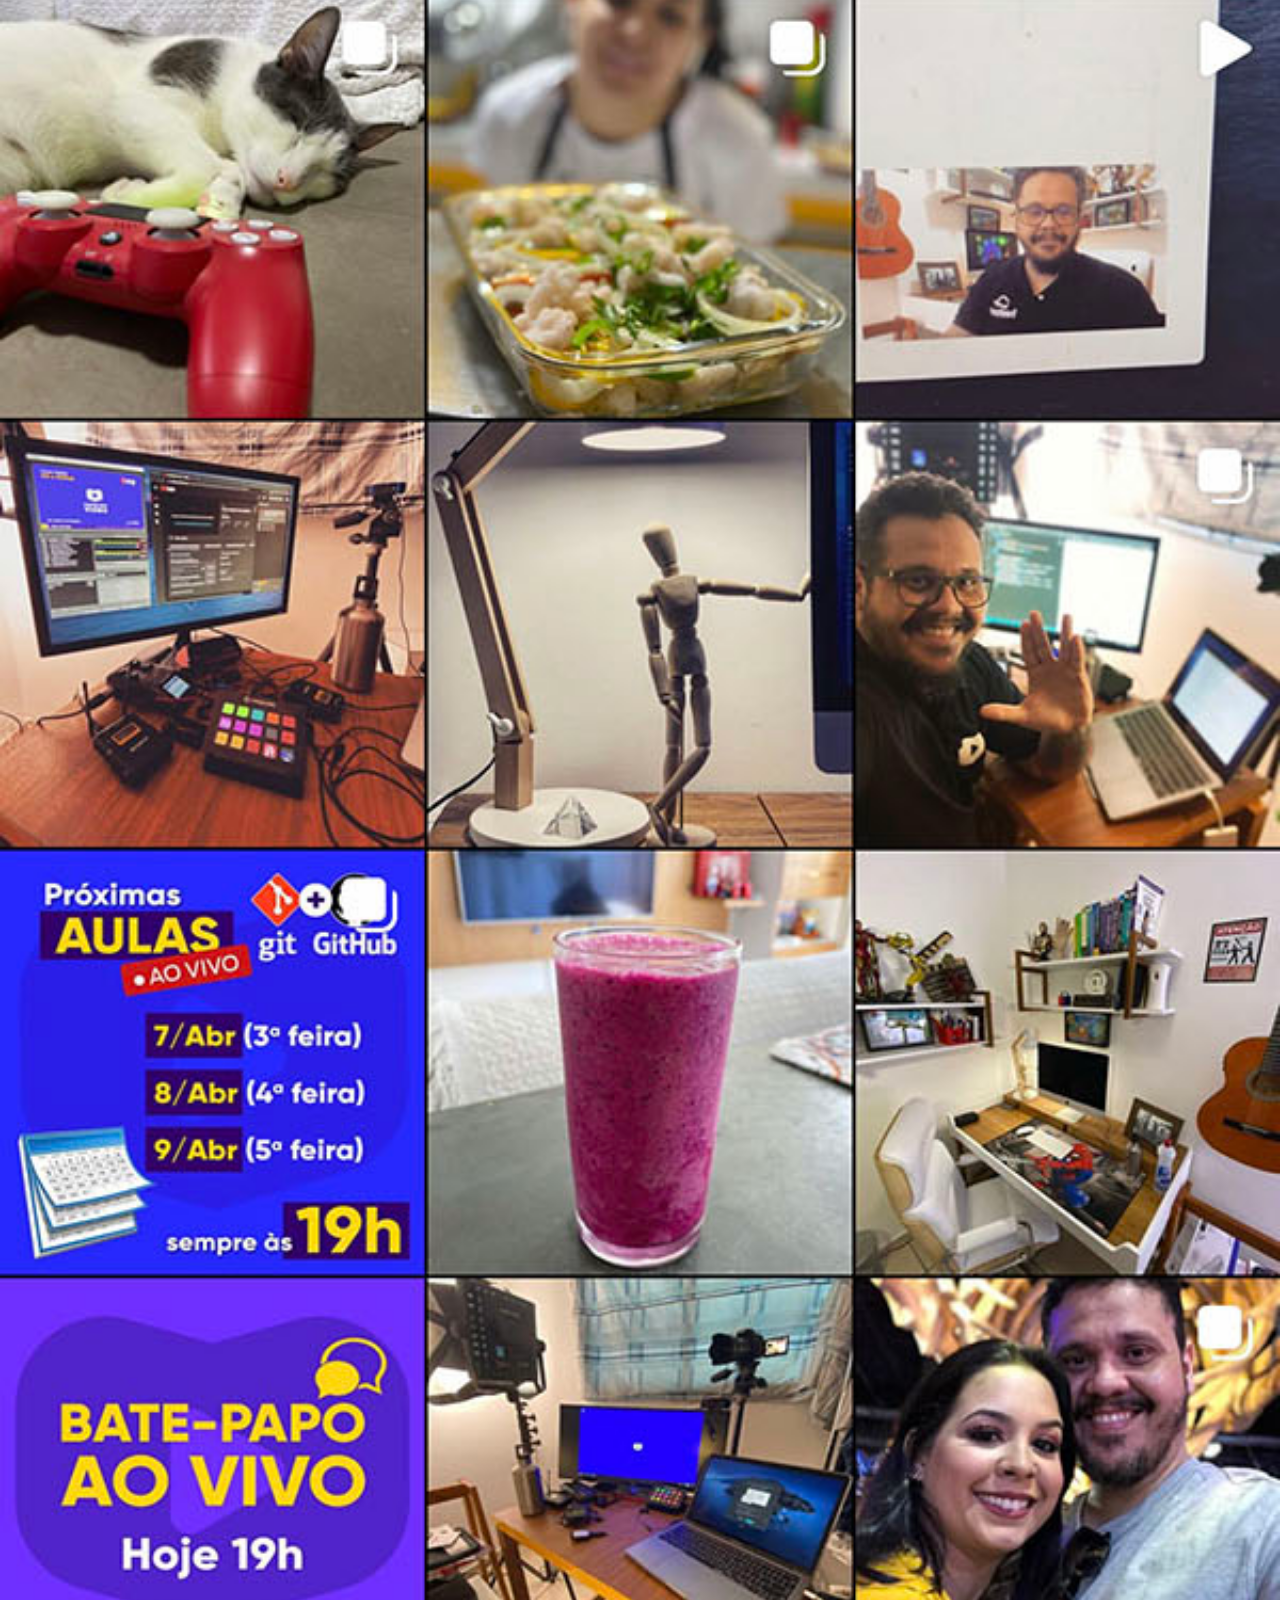
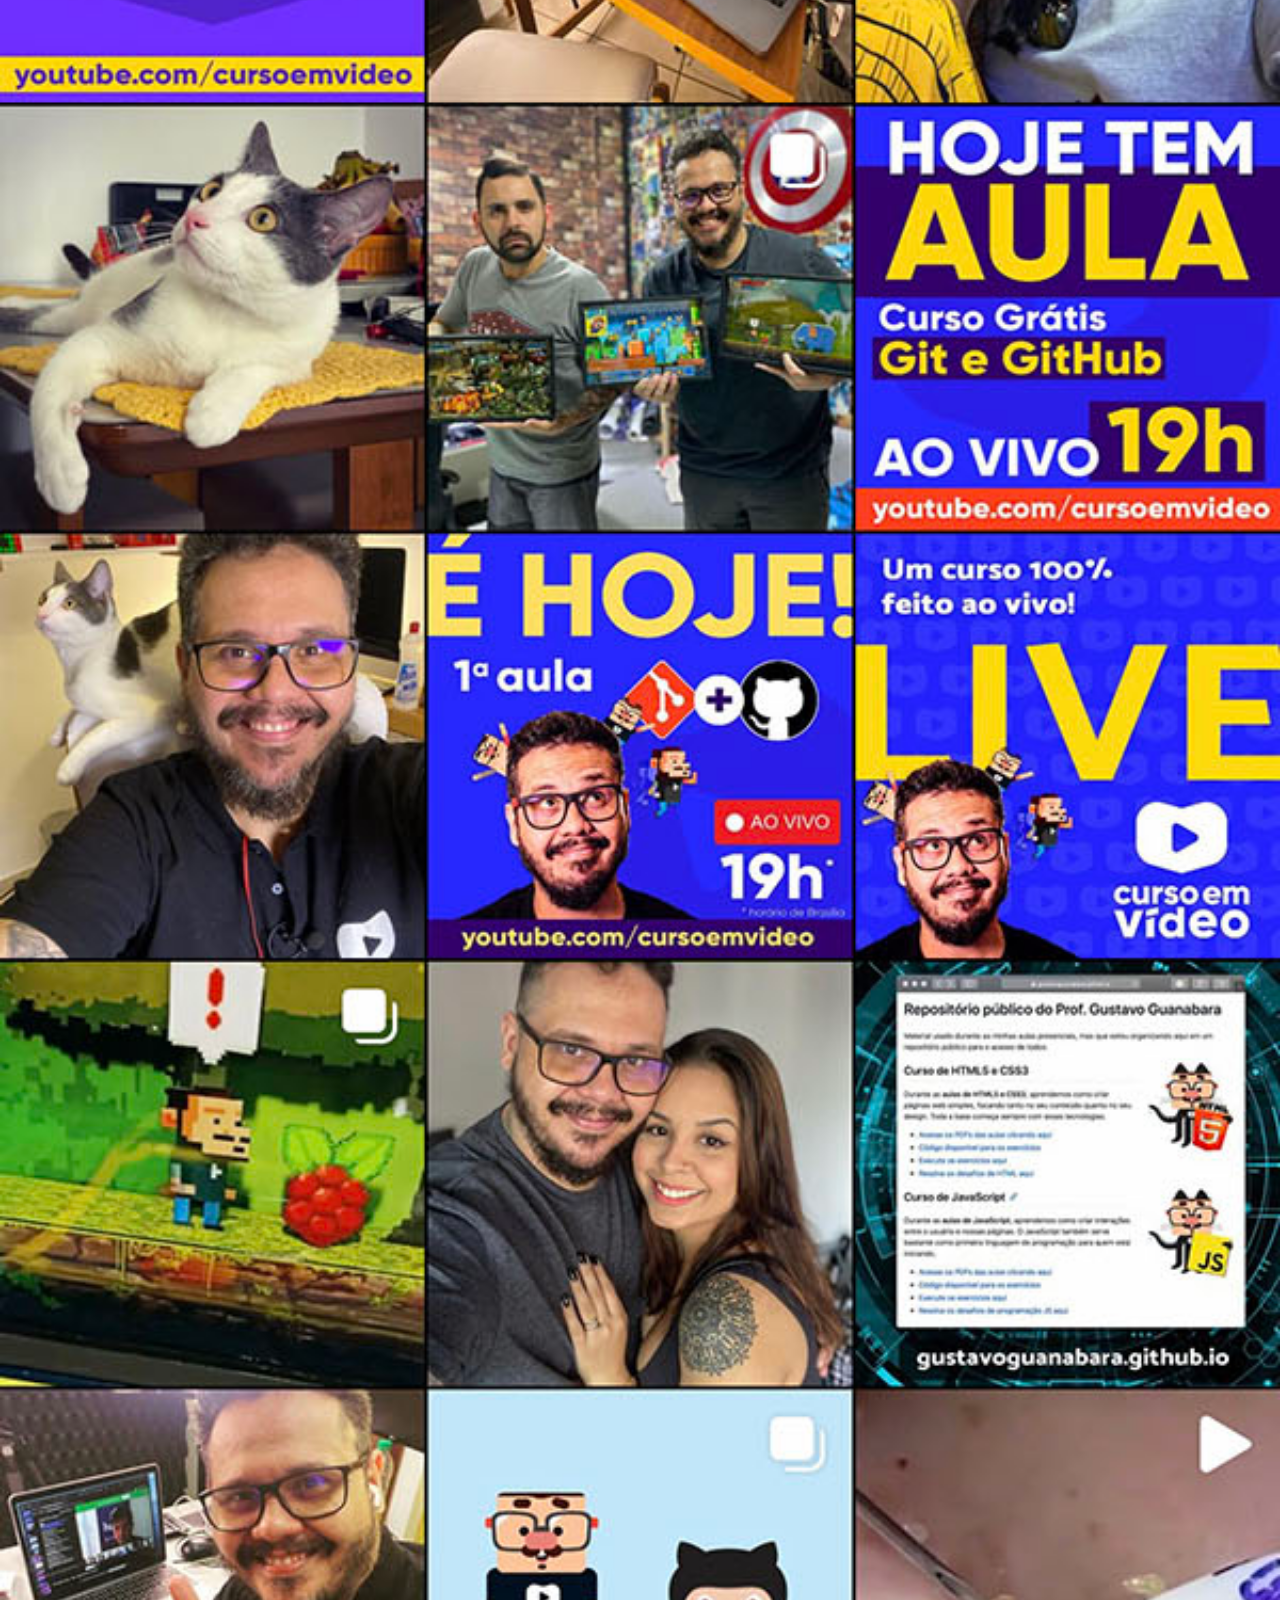
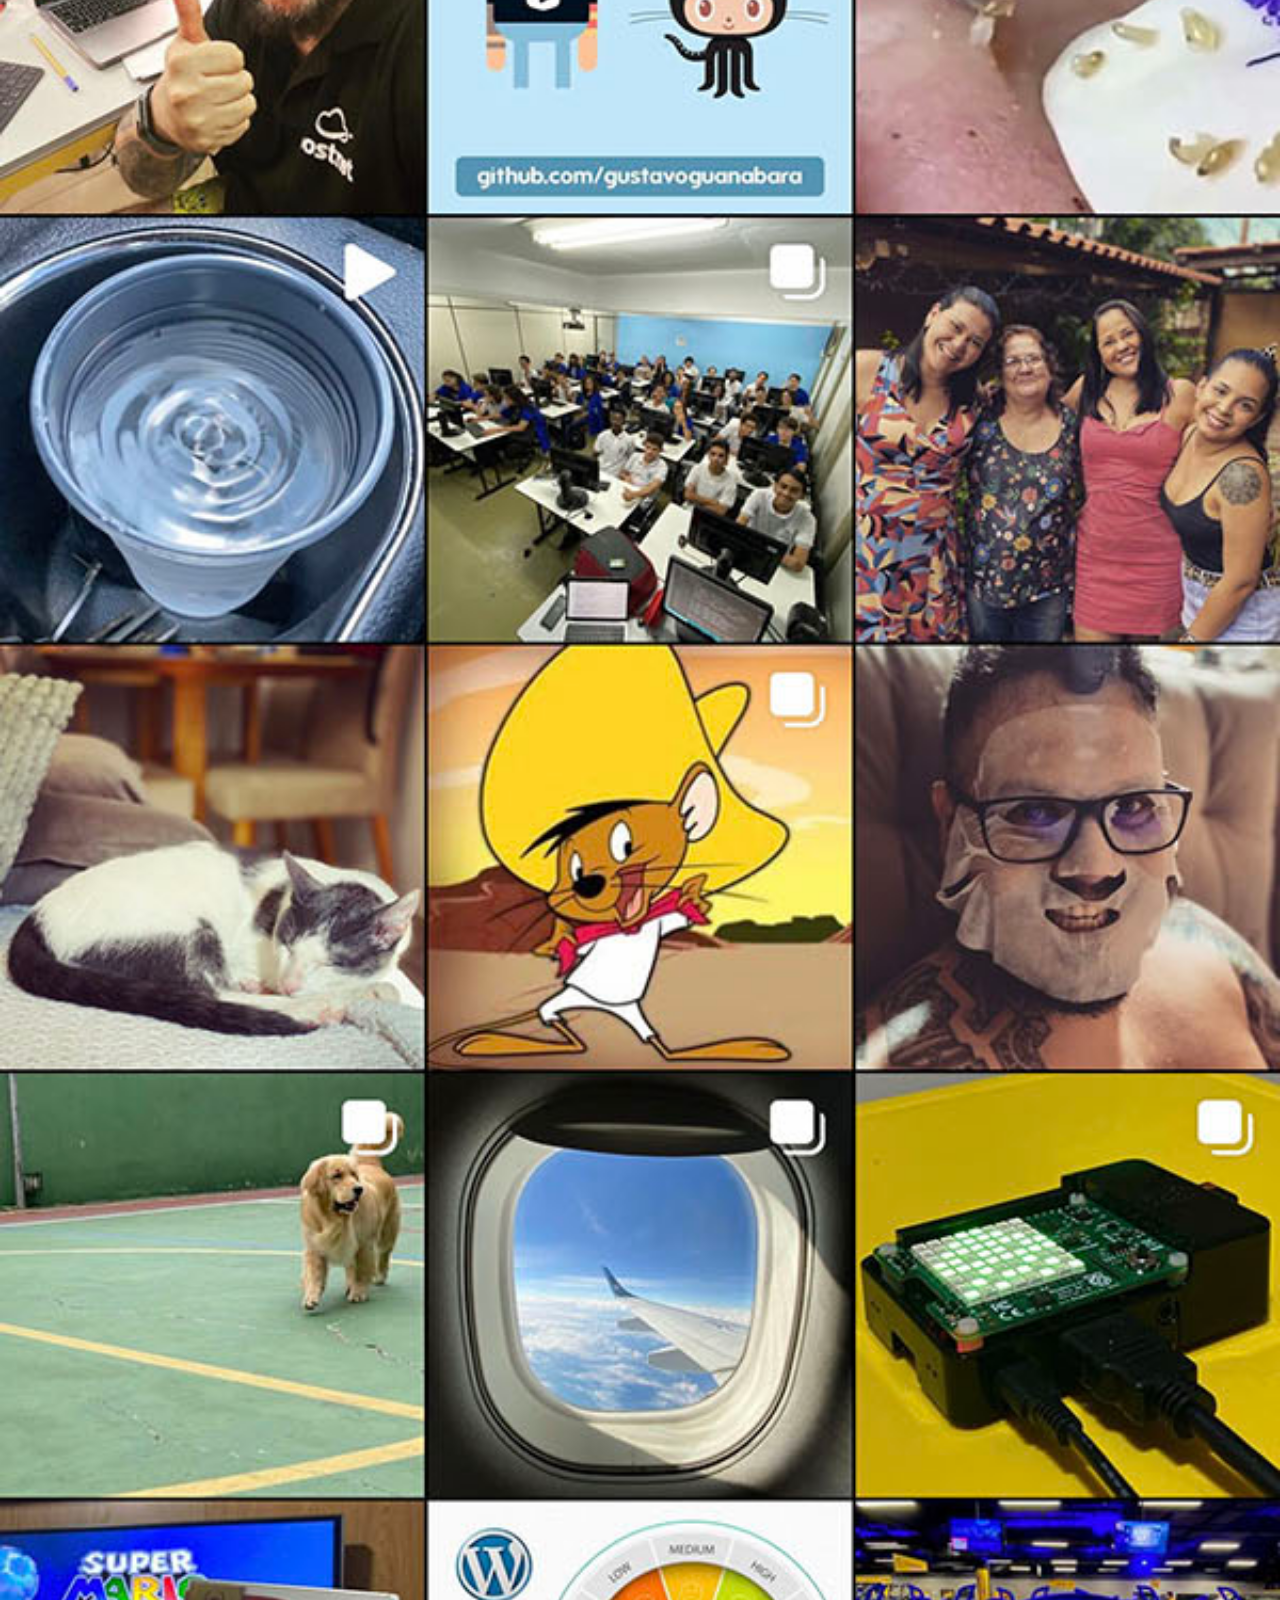
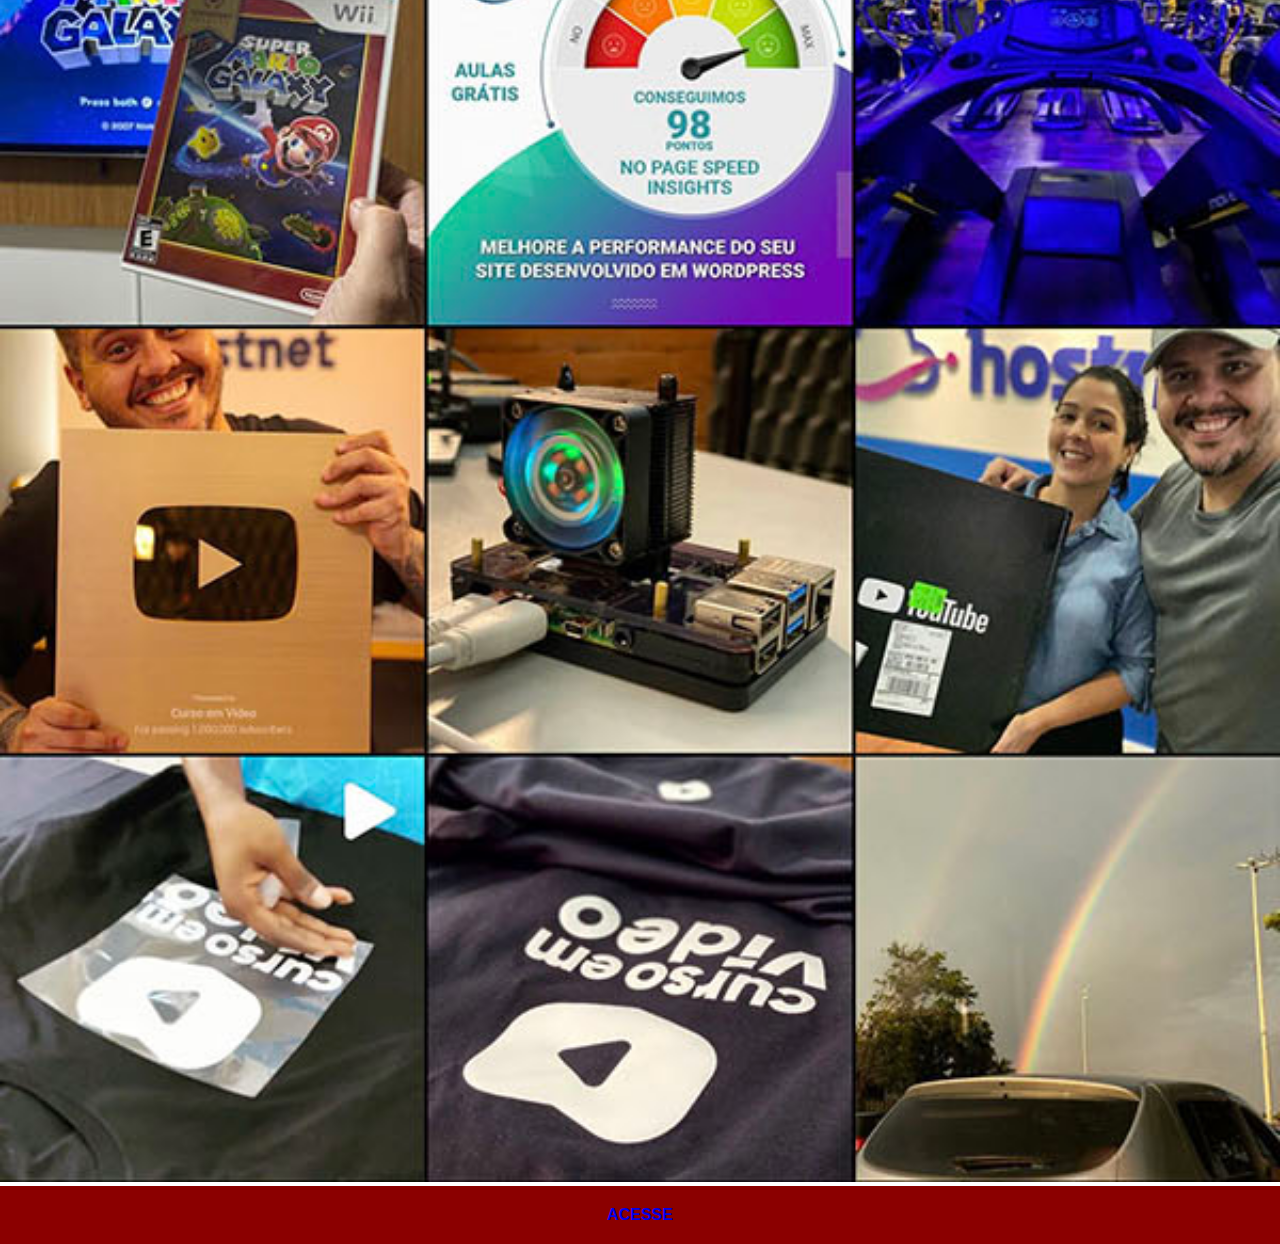
<file: instagram.html>
<!DOCTYPE html>
<html lang="en">
<head>
    <meta charset="UTF-8">
    <meta http-equiv="X-UA-Compatible" content="IE=edge">
    <meta name="viewport" content="width=device-width, initial-scale=1.0">
    <title>Document</title>
    <link rel="stylesheet" href="estilos/social.css">
</head>
<body>
    <img src="imagens/tela-instagram.jpg" alt="instagram">
    <a href="https://www.instagram.com/gustavoguanabara/" target="_blank">ACESSE</a>
</body>
</html>
</file>
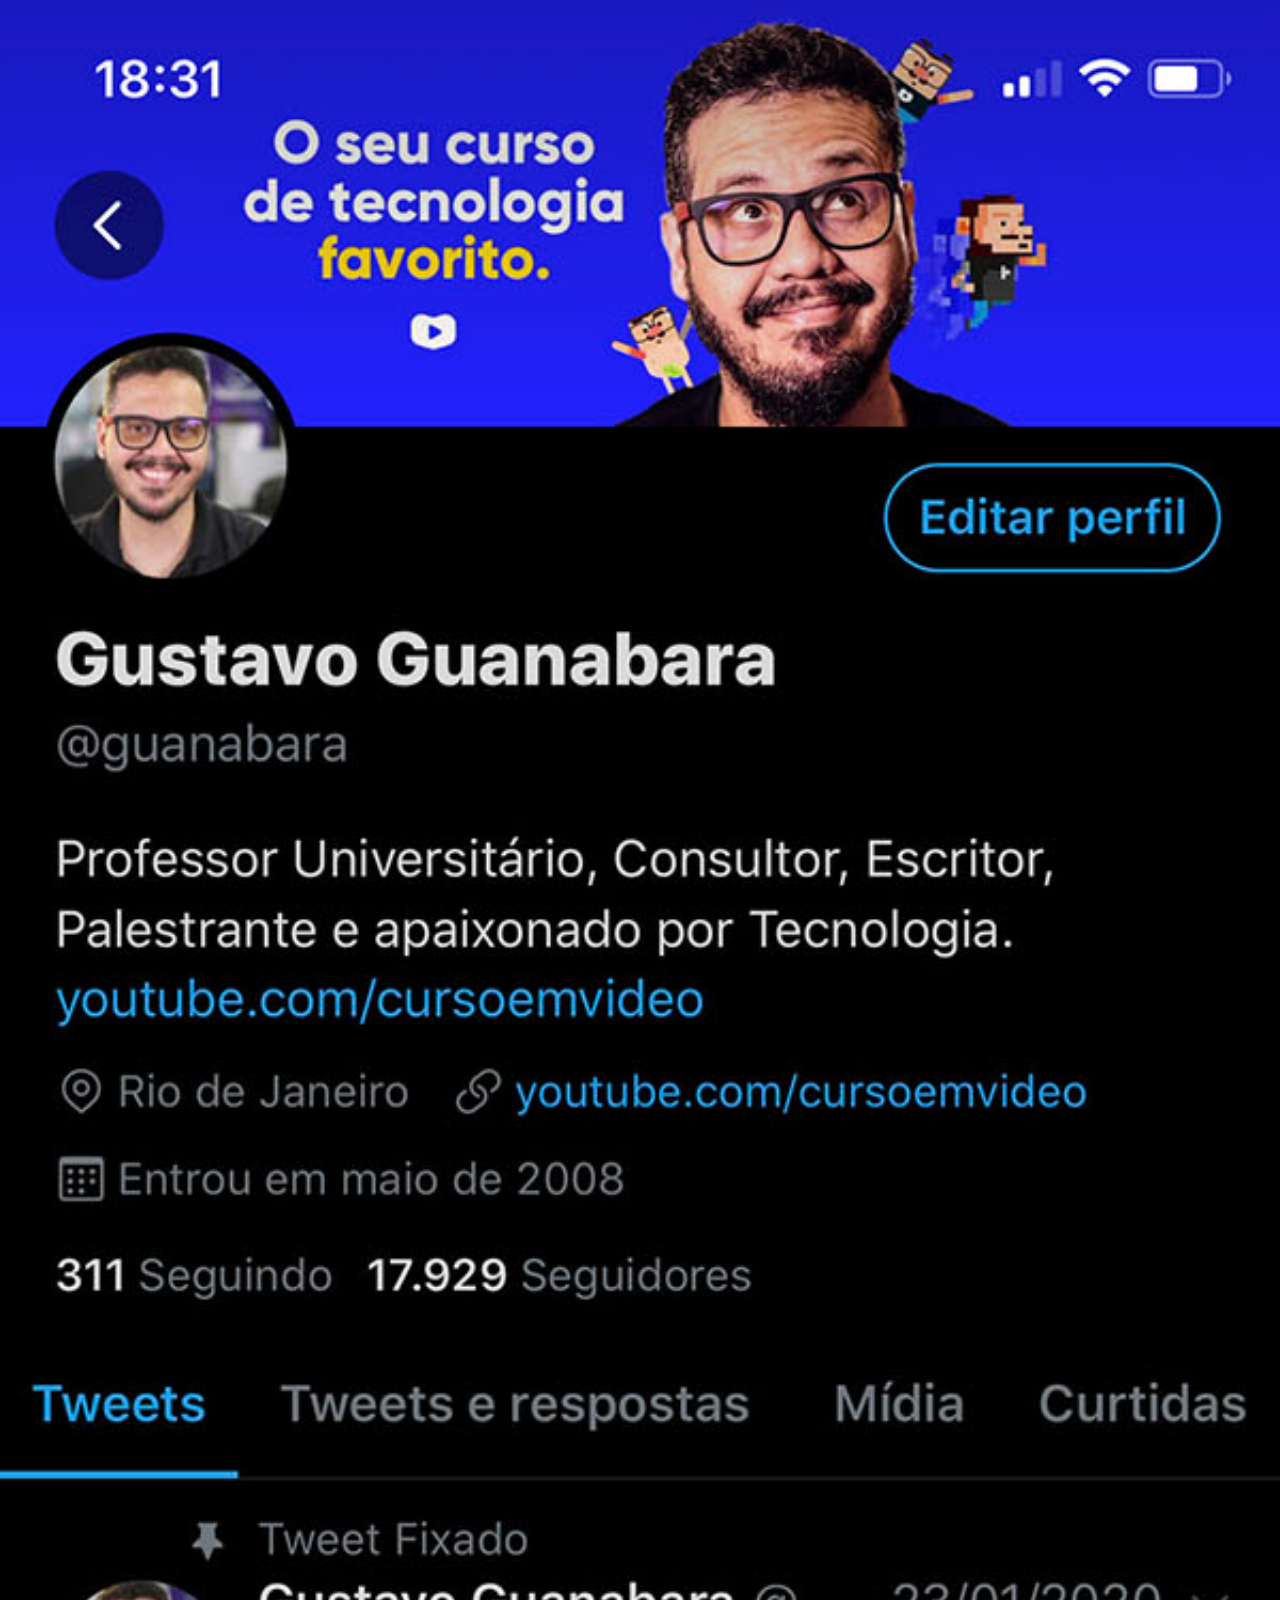
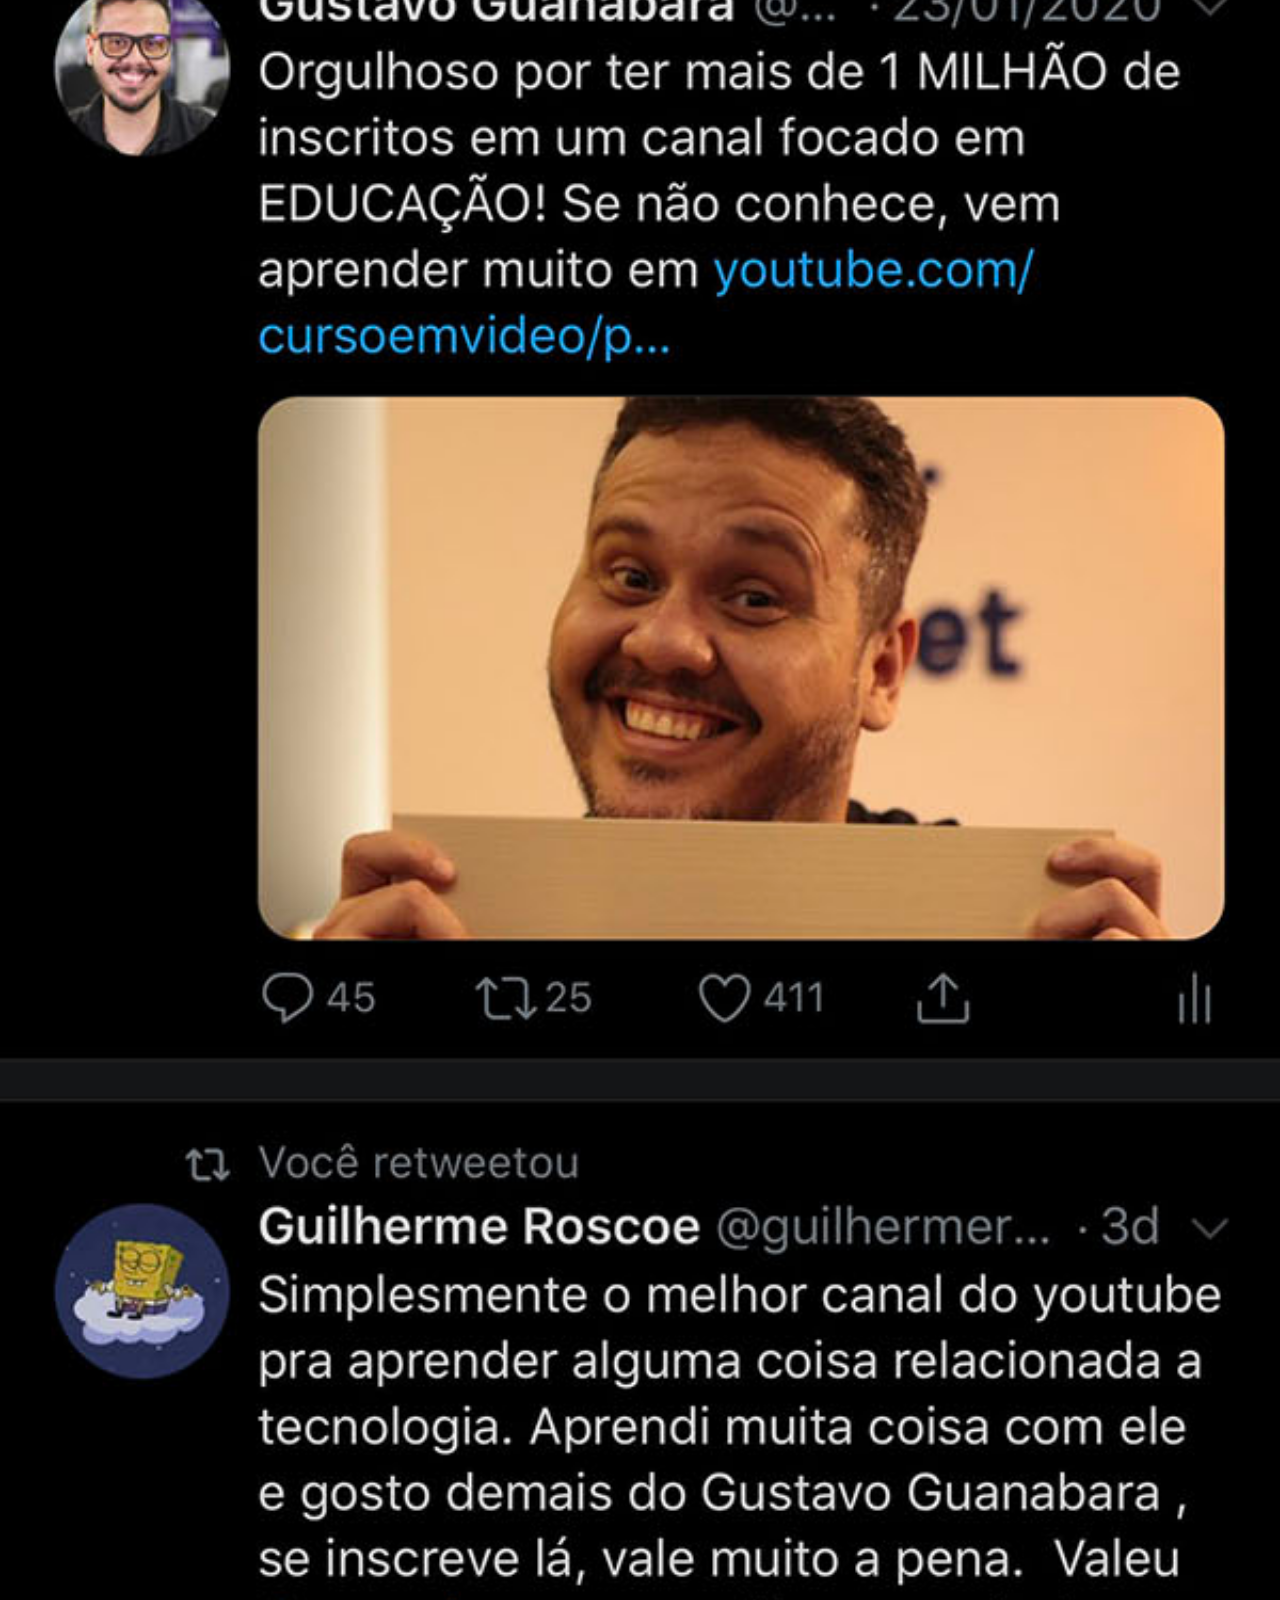
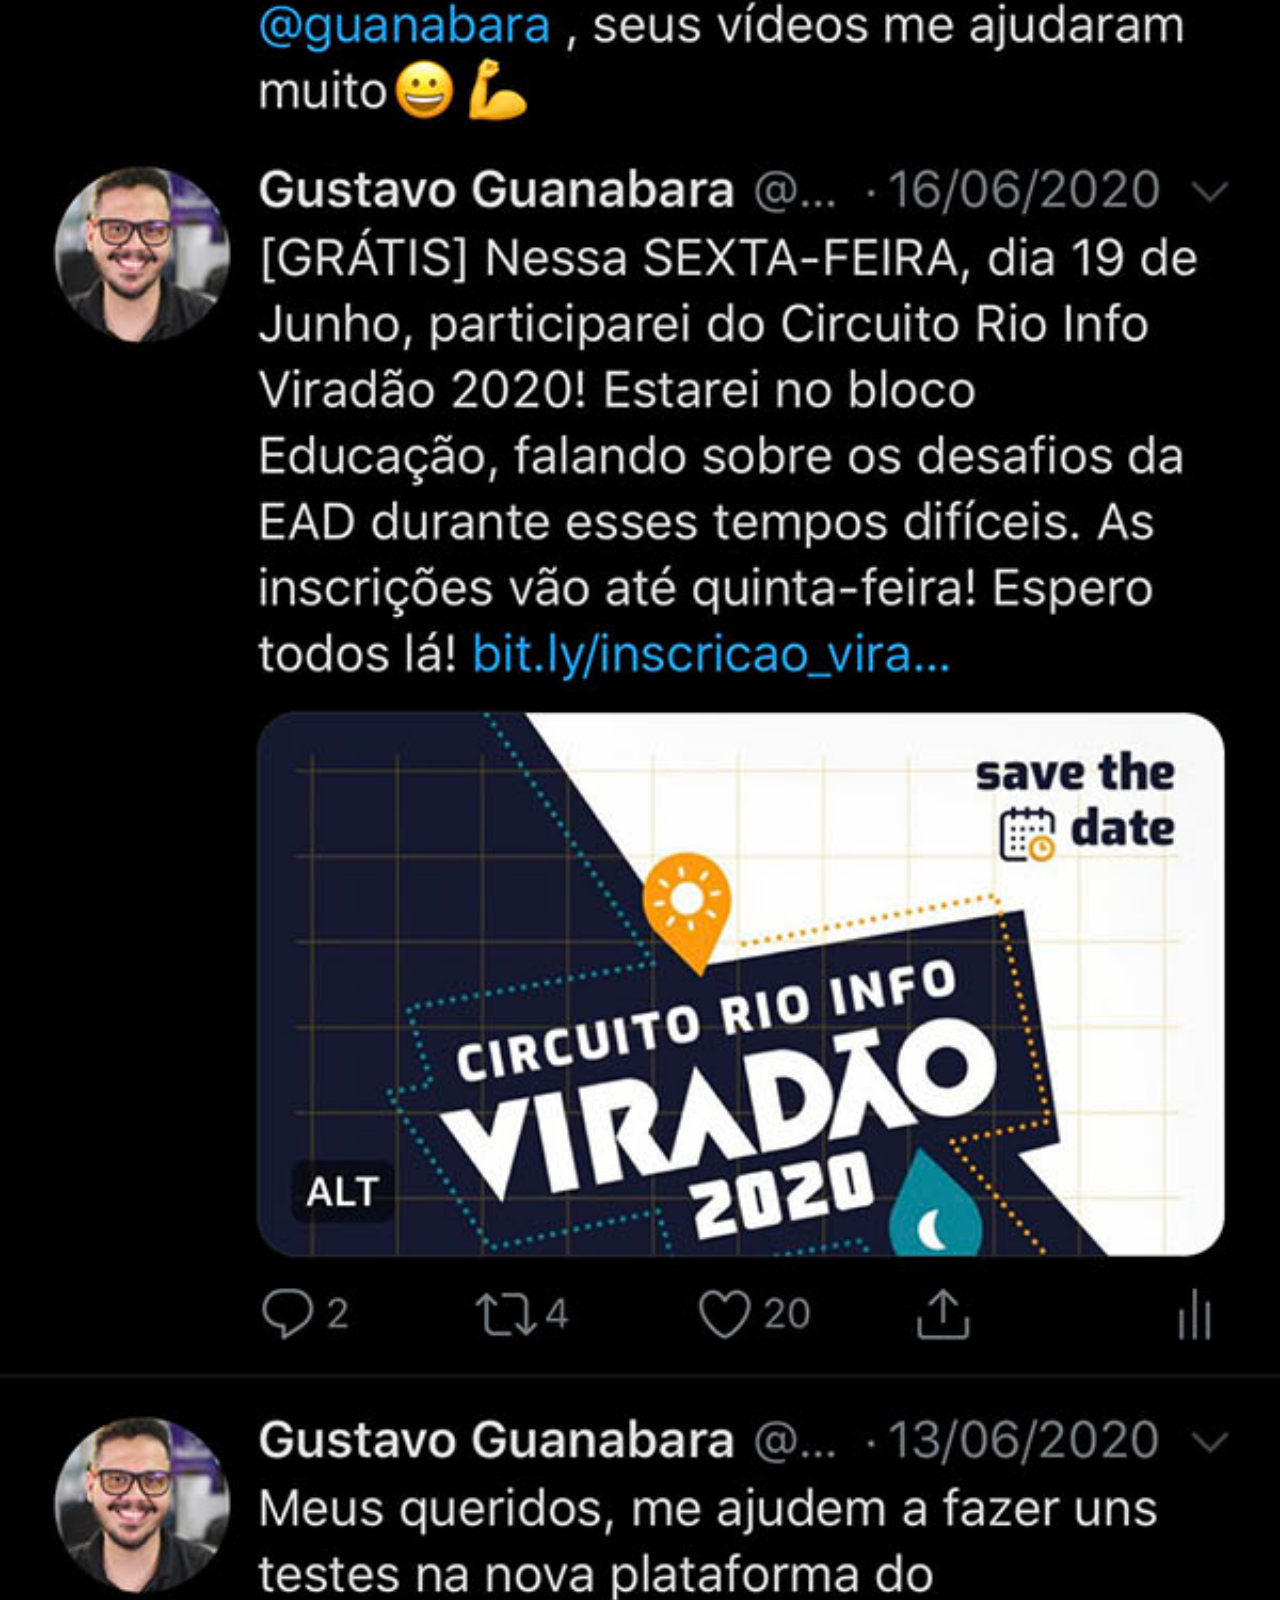
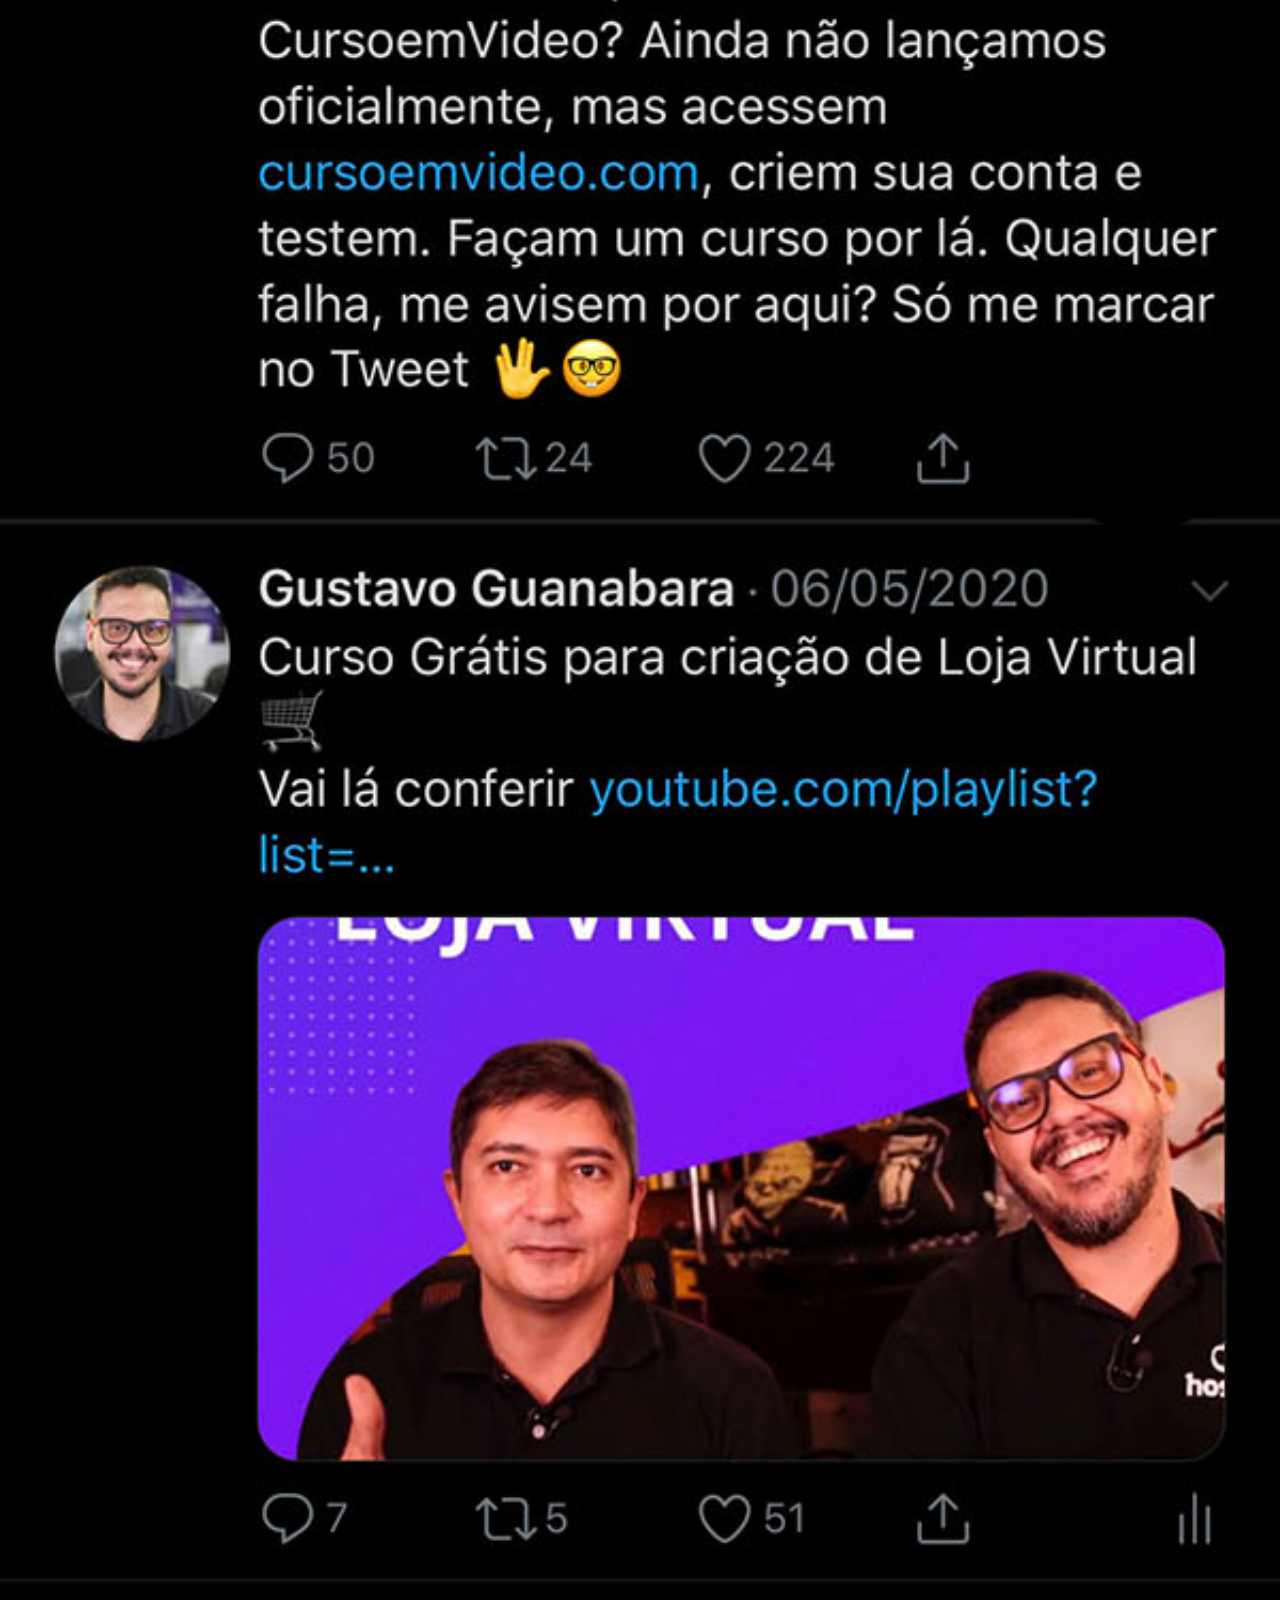
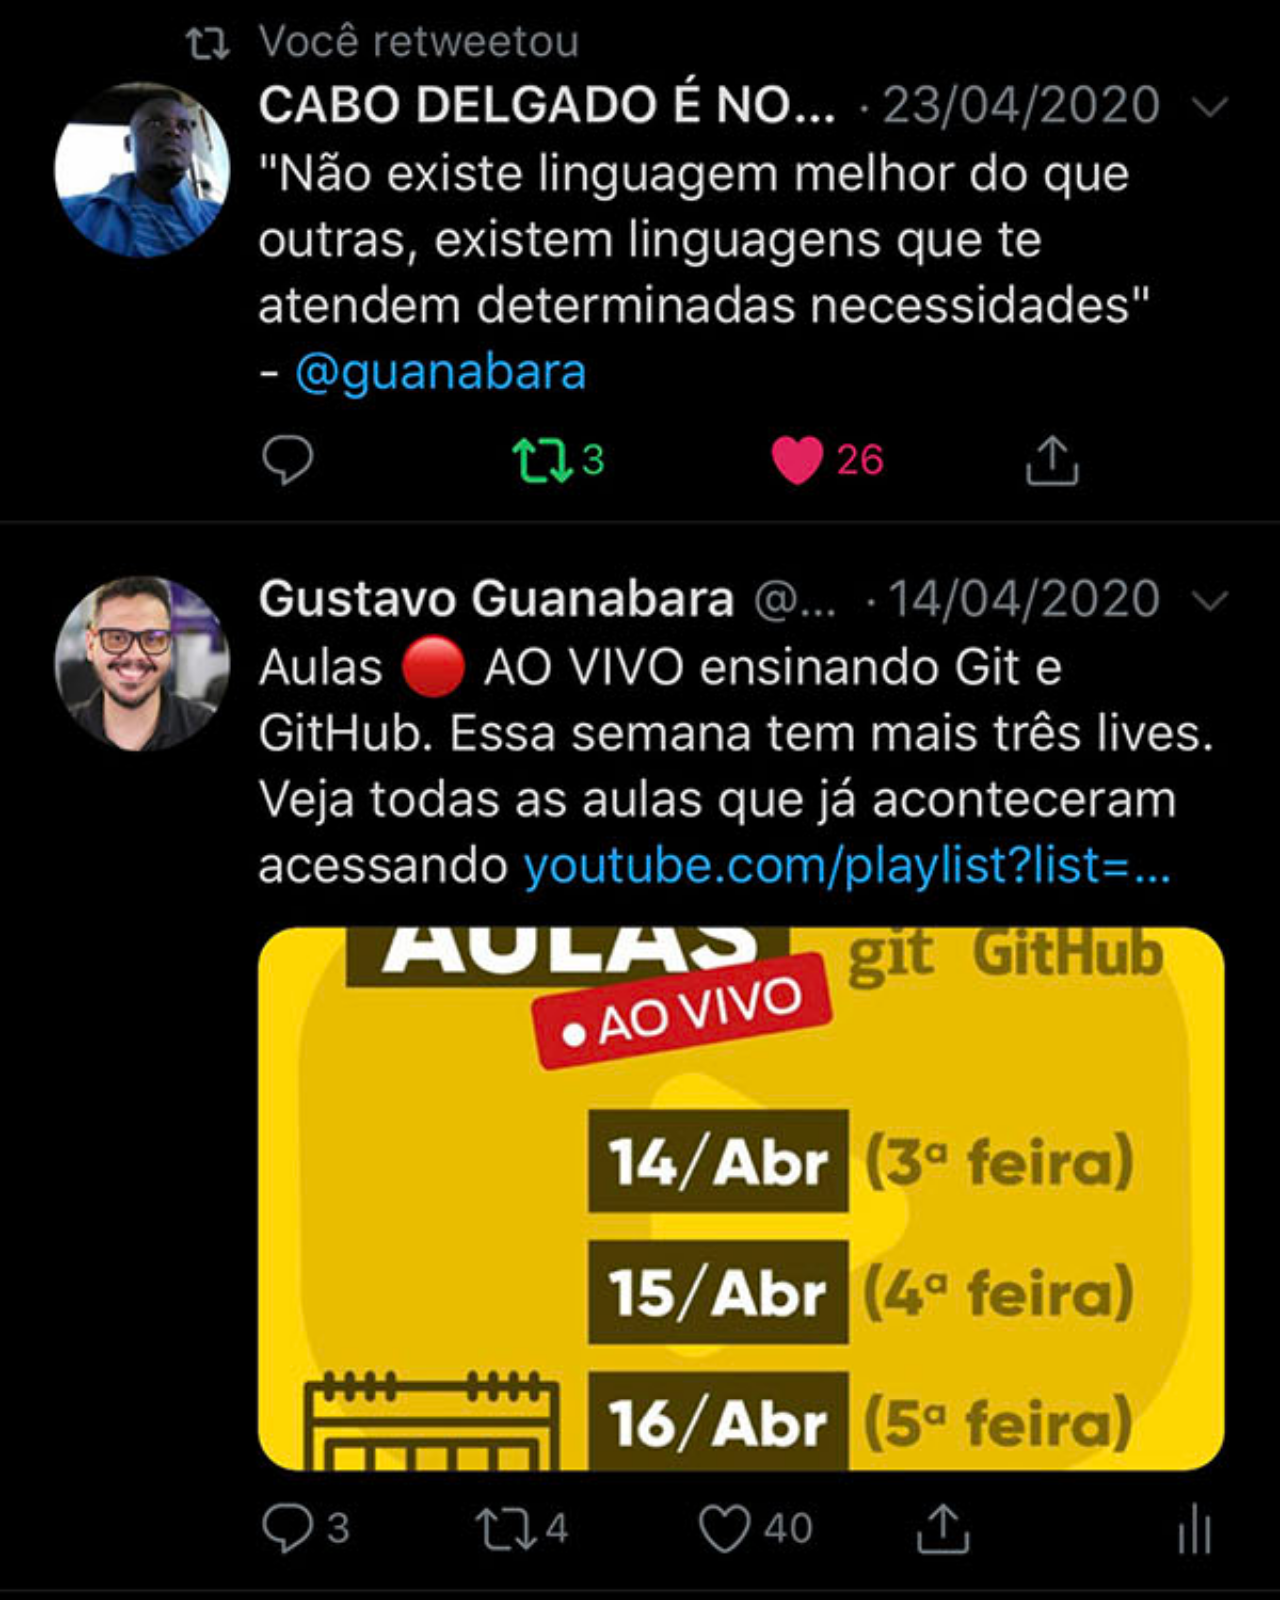
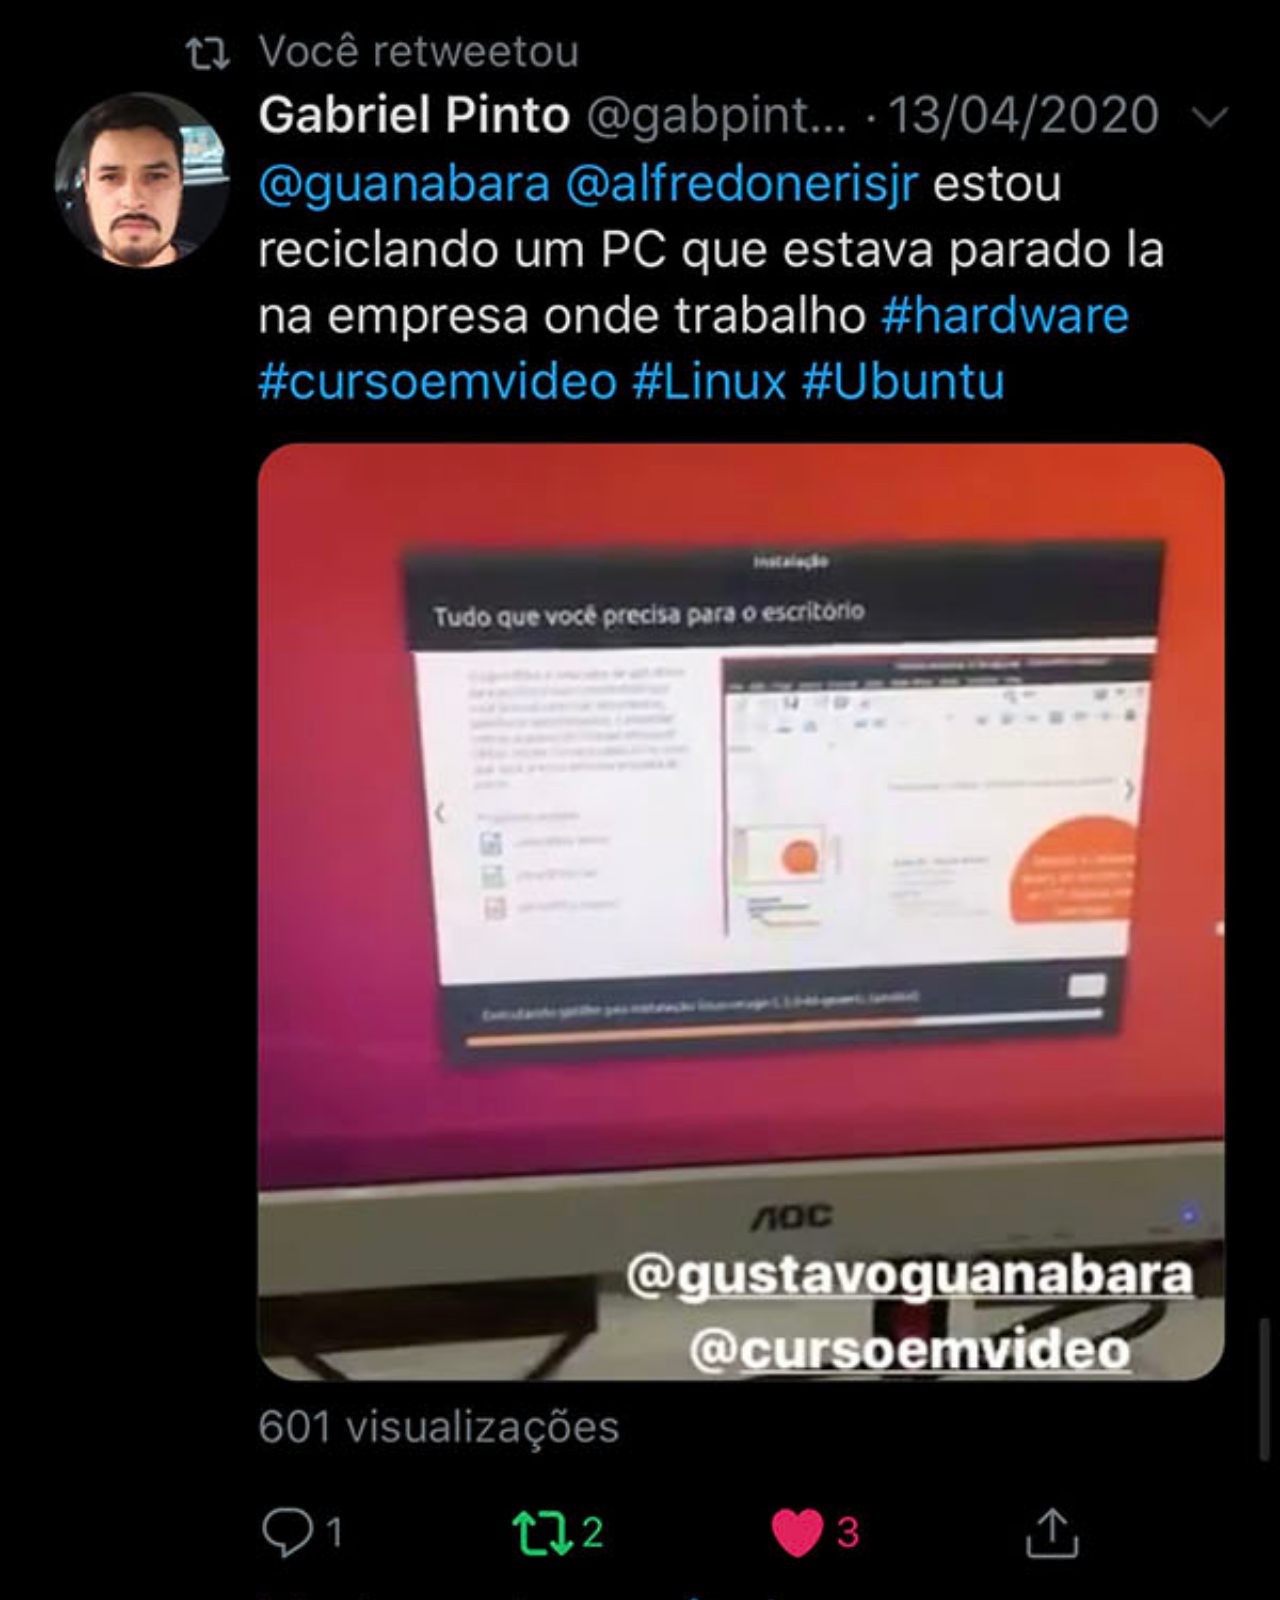
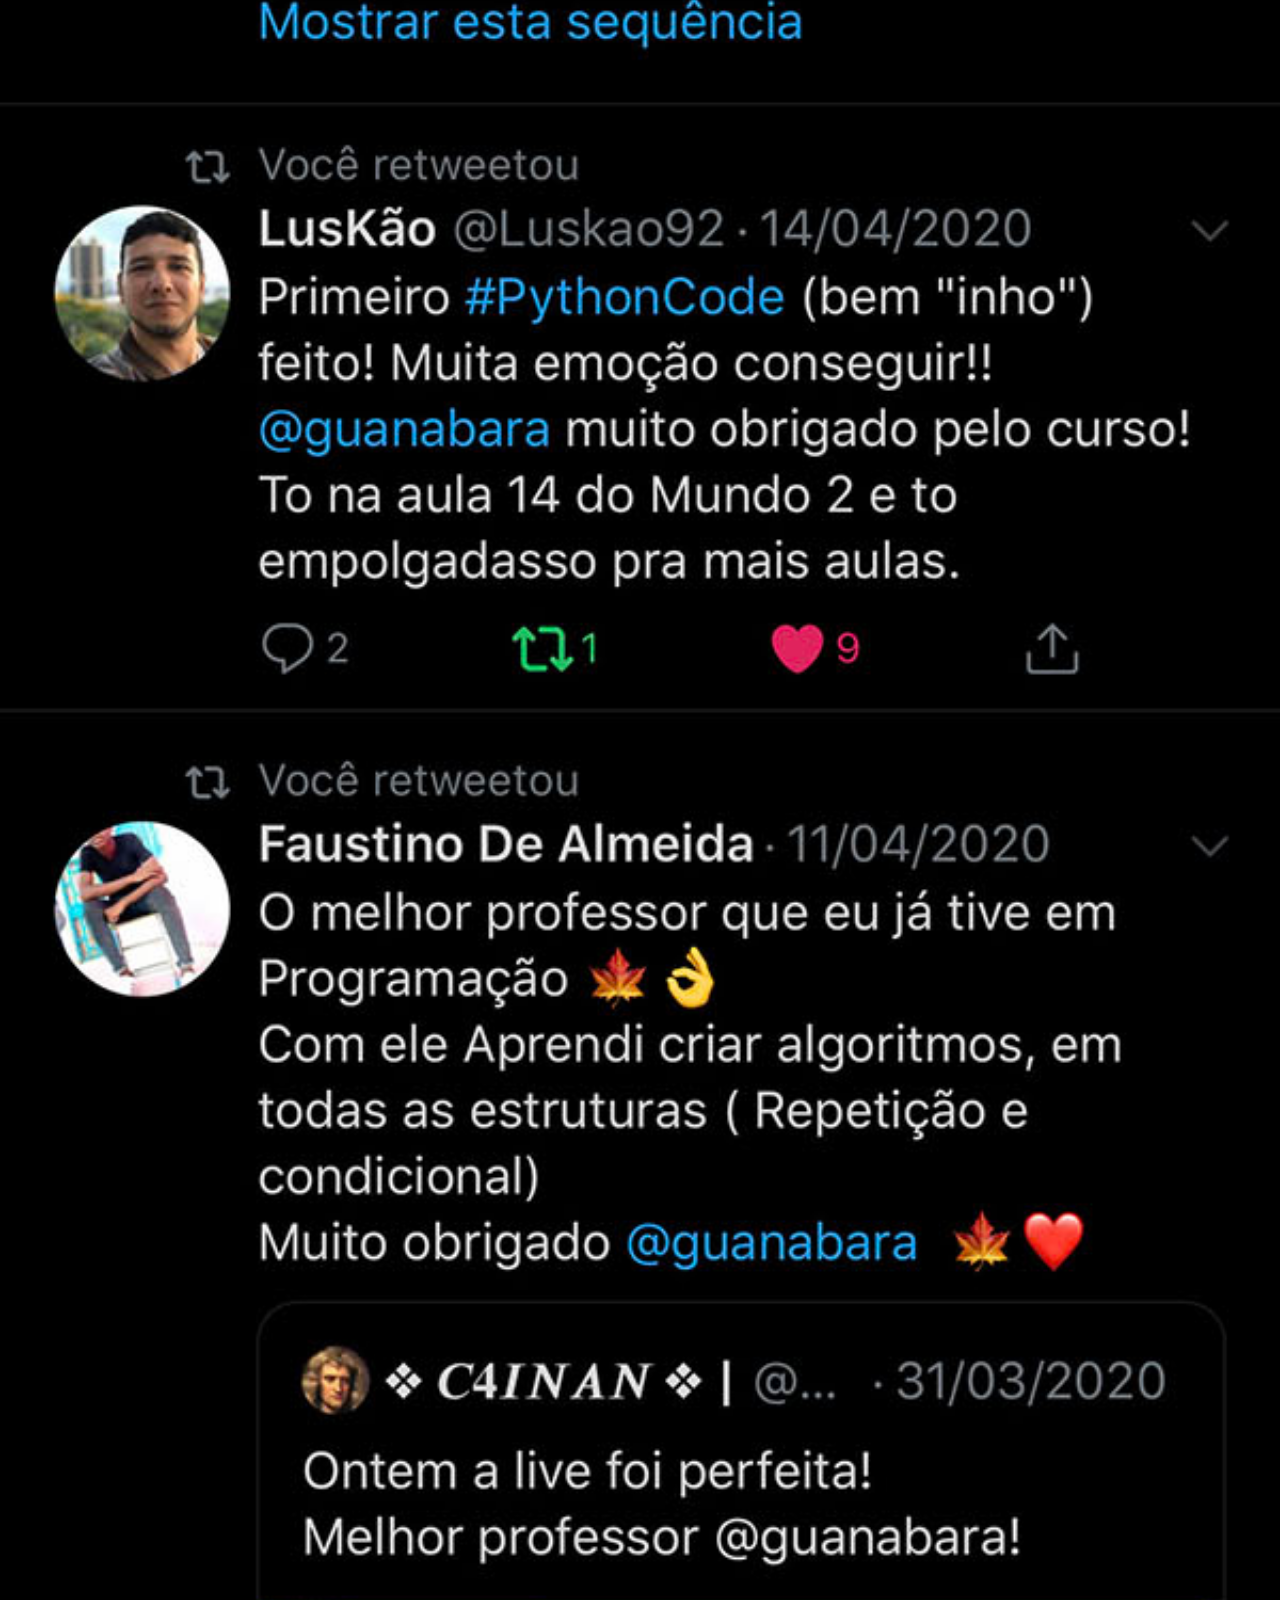
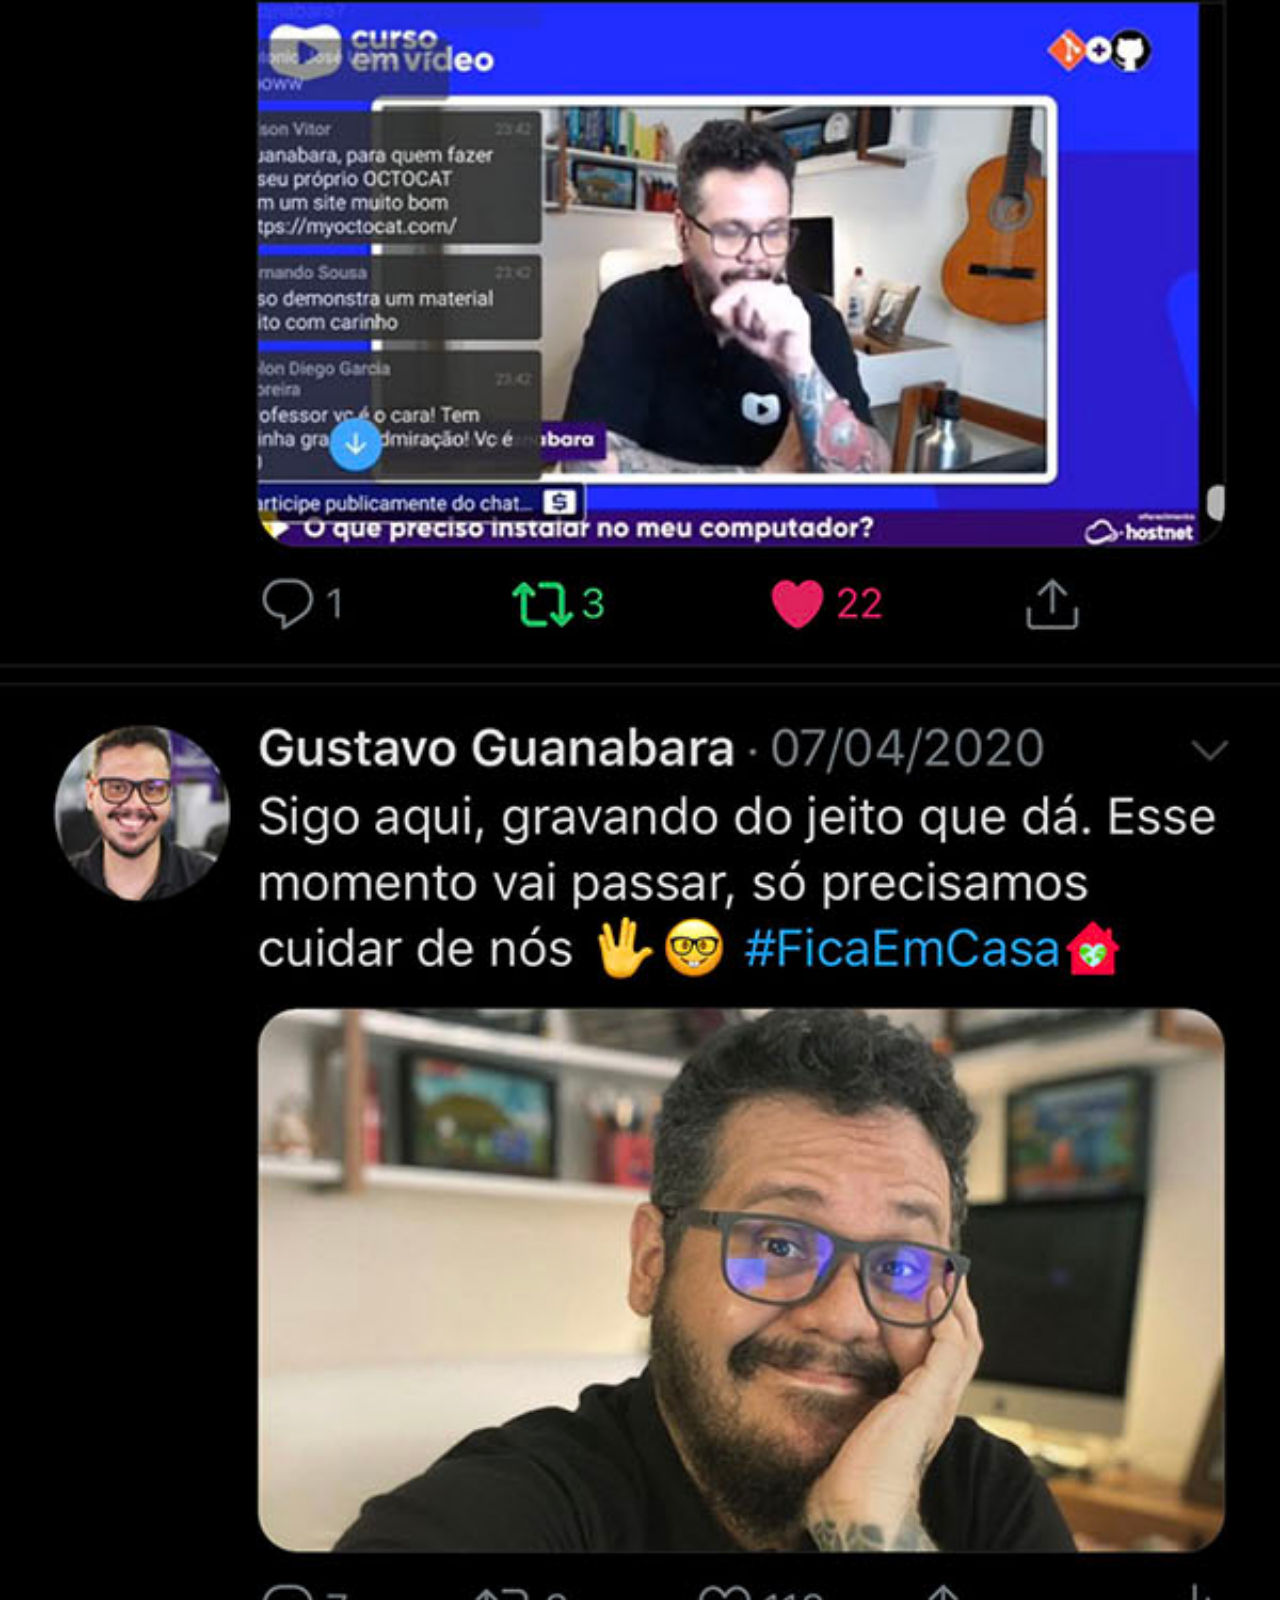
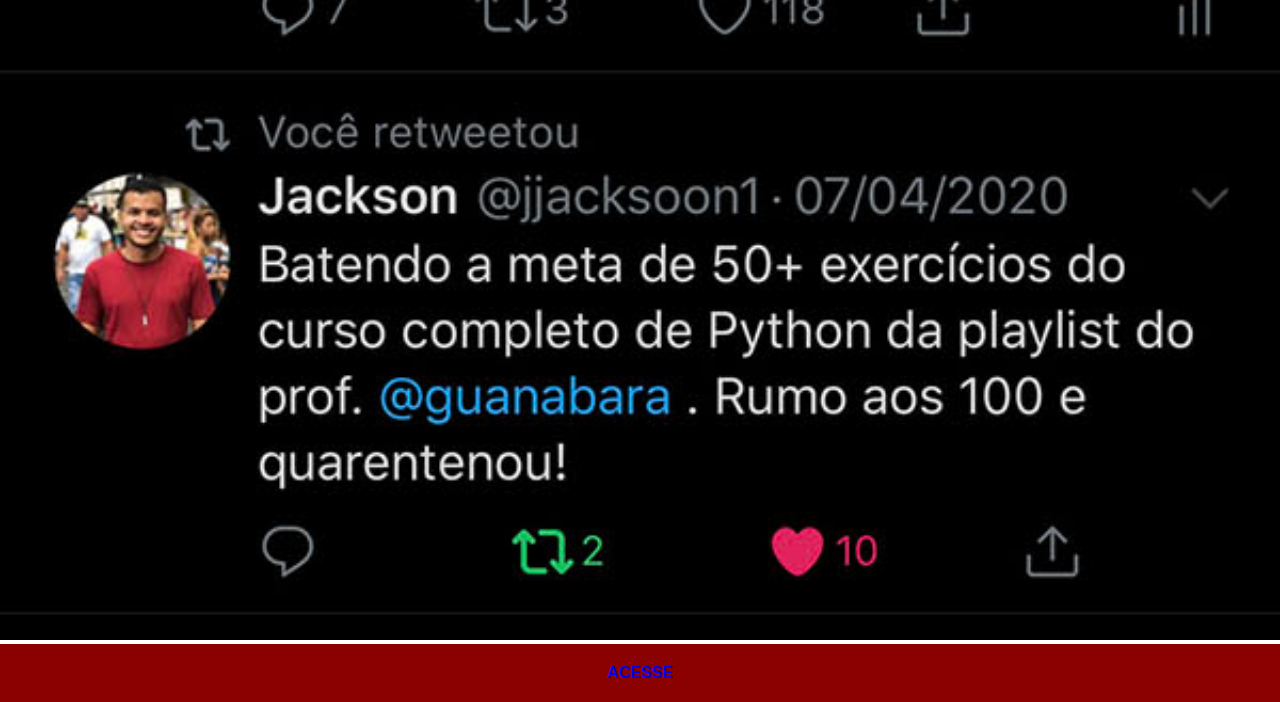
<file: twitter.html>
<!DOCTYPE html>
<html lang="pt-br">
<head>
    <meta charset="UTF-8">
    <meta http-equiv="X-UA-Compatible" content="IE=edge">
    <meta name="viewport" content="width=device-width, initial-scale=1.0">
    <title>Document</title>
    <link rel="stylesheet" href="estilos/social.css">
</head>
<body>
    <img src="imagens/tela-twitter.jpg" alt="Twitter">
    <a href="#">ACESSE</a>
</body>
</html>
</file>
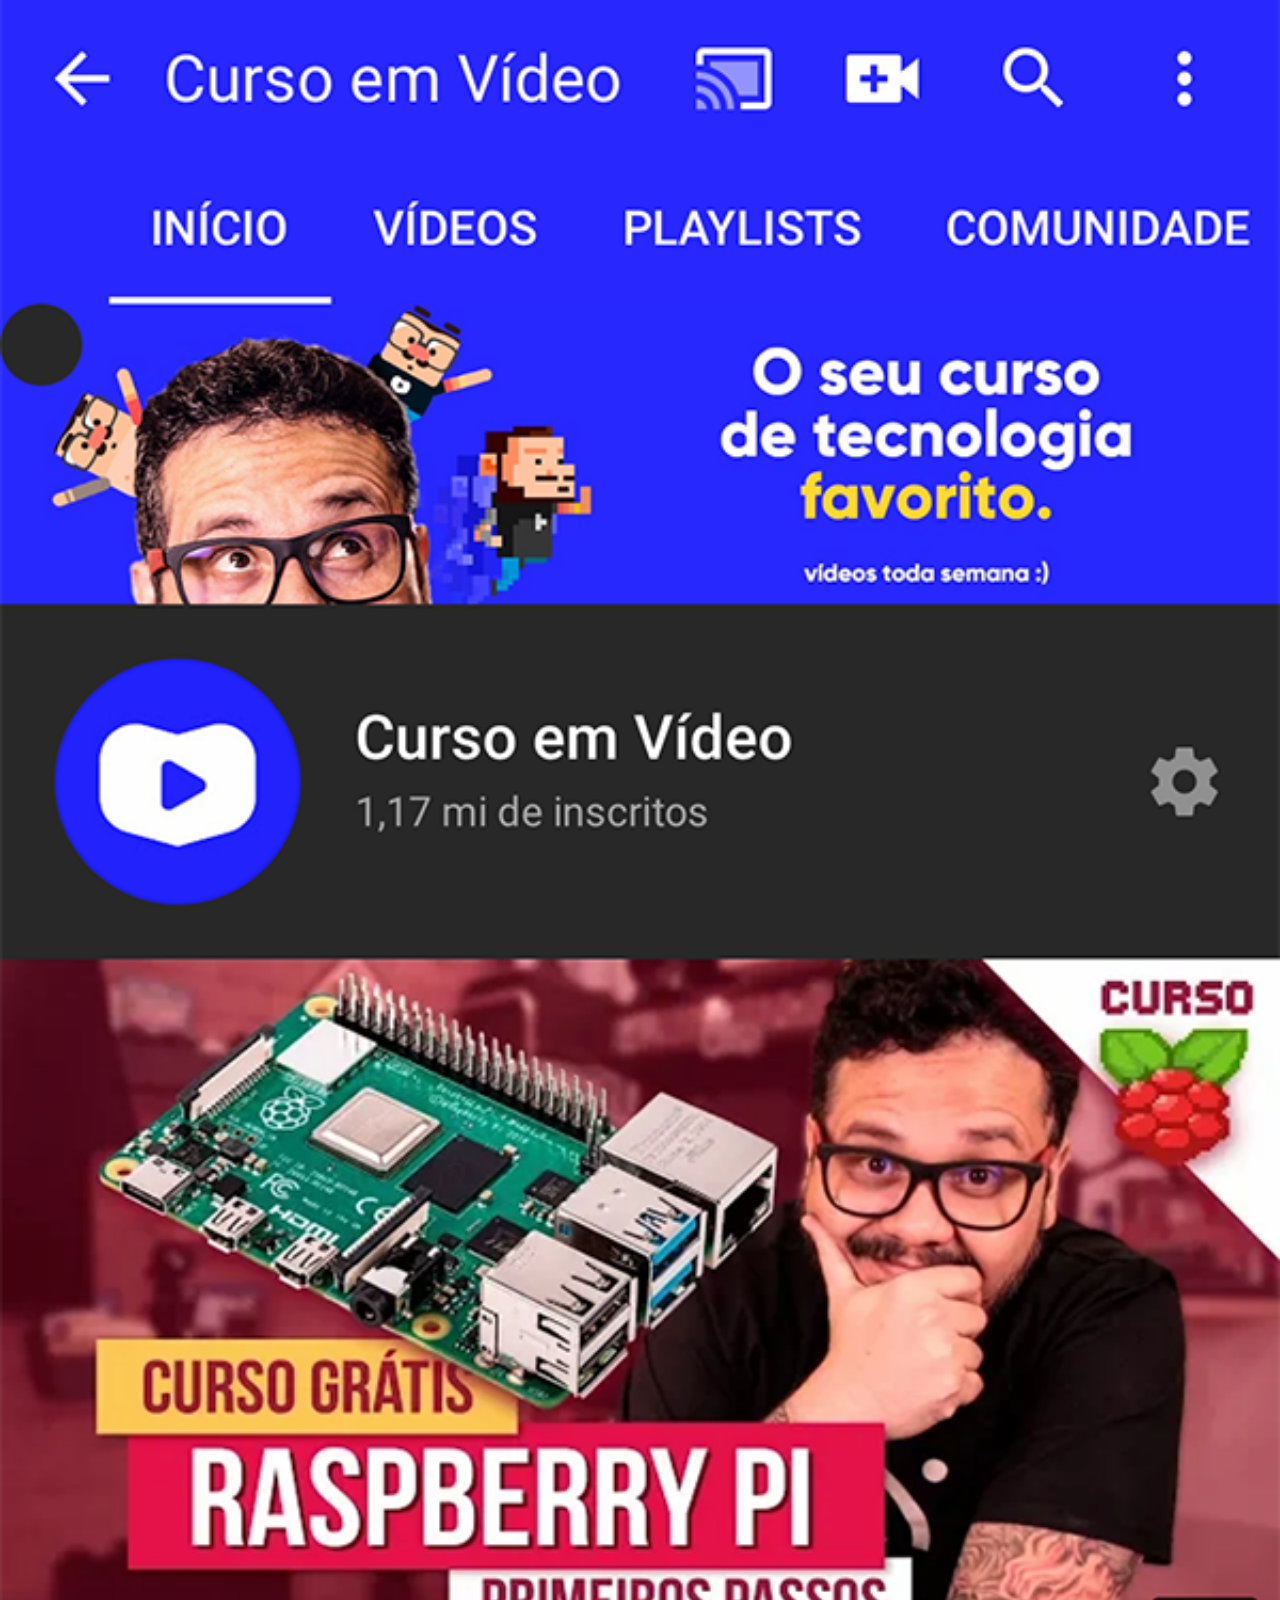
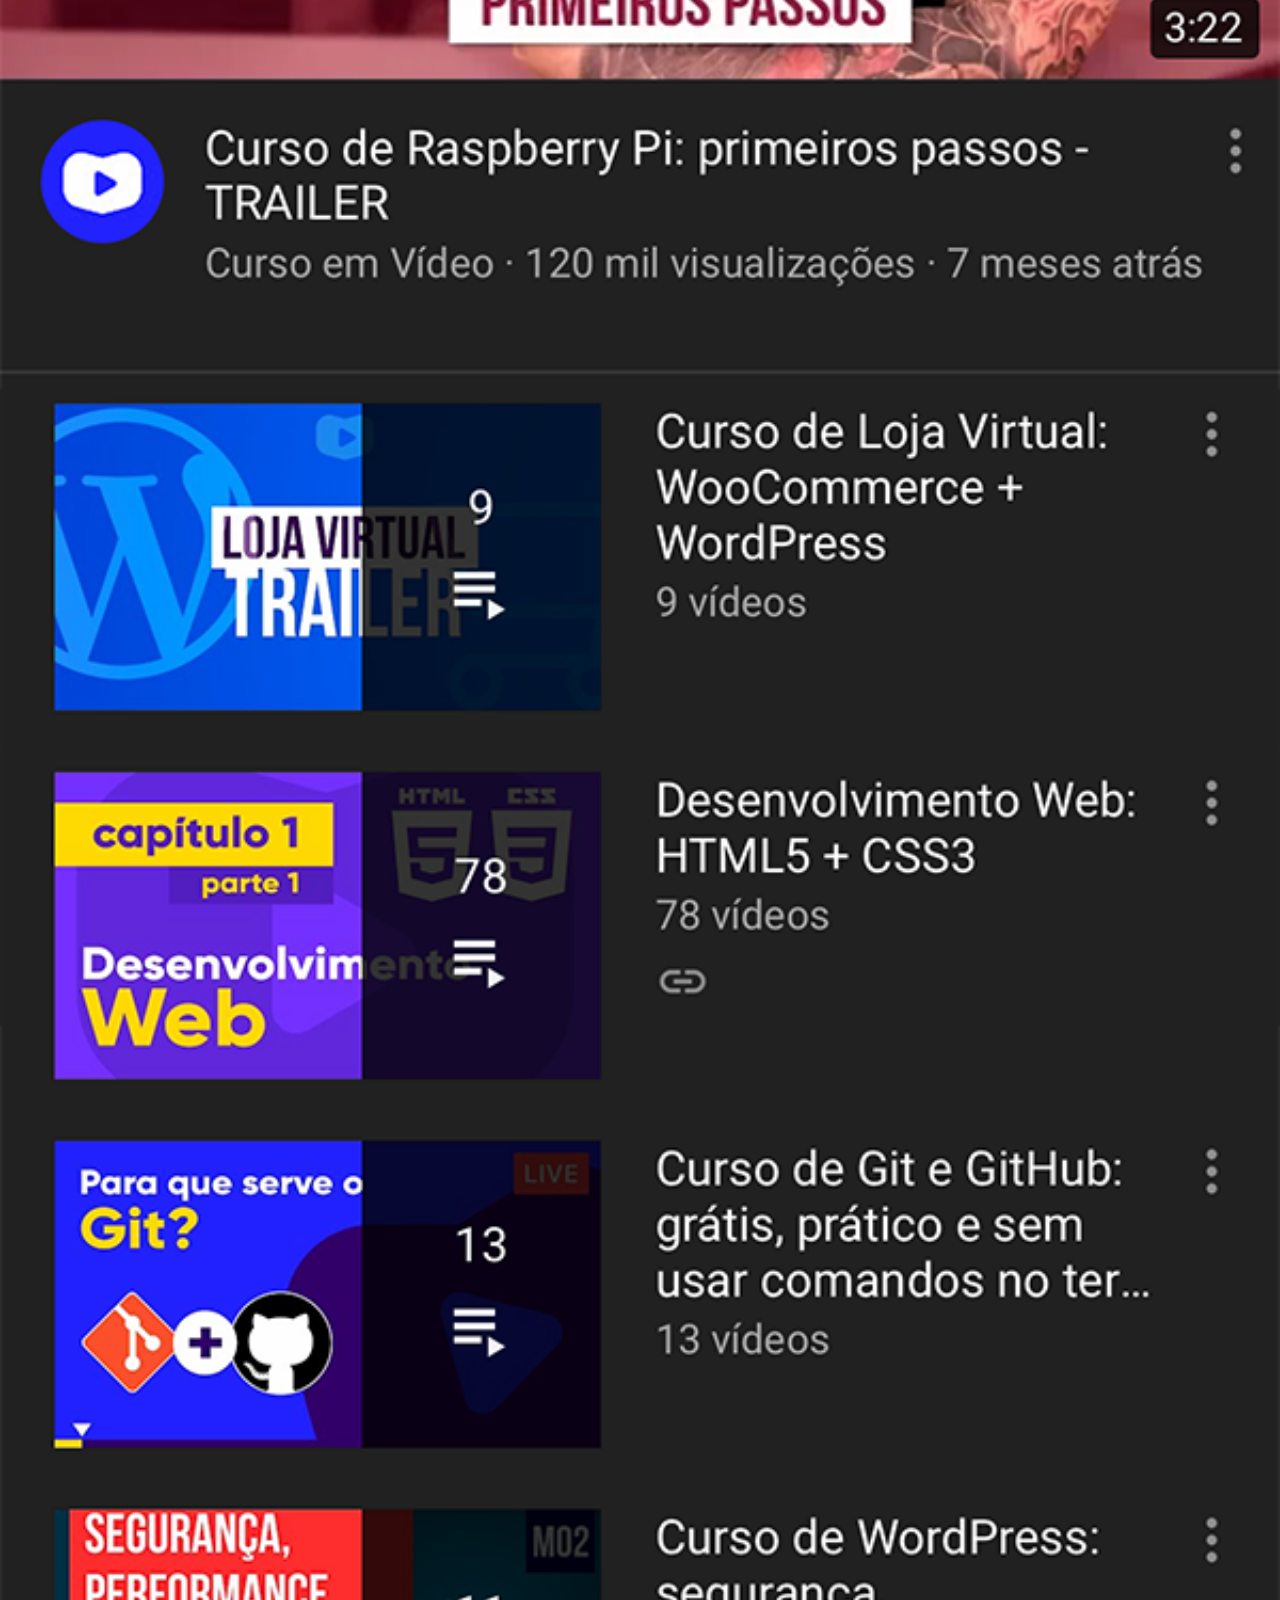
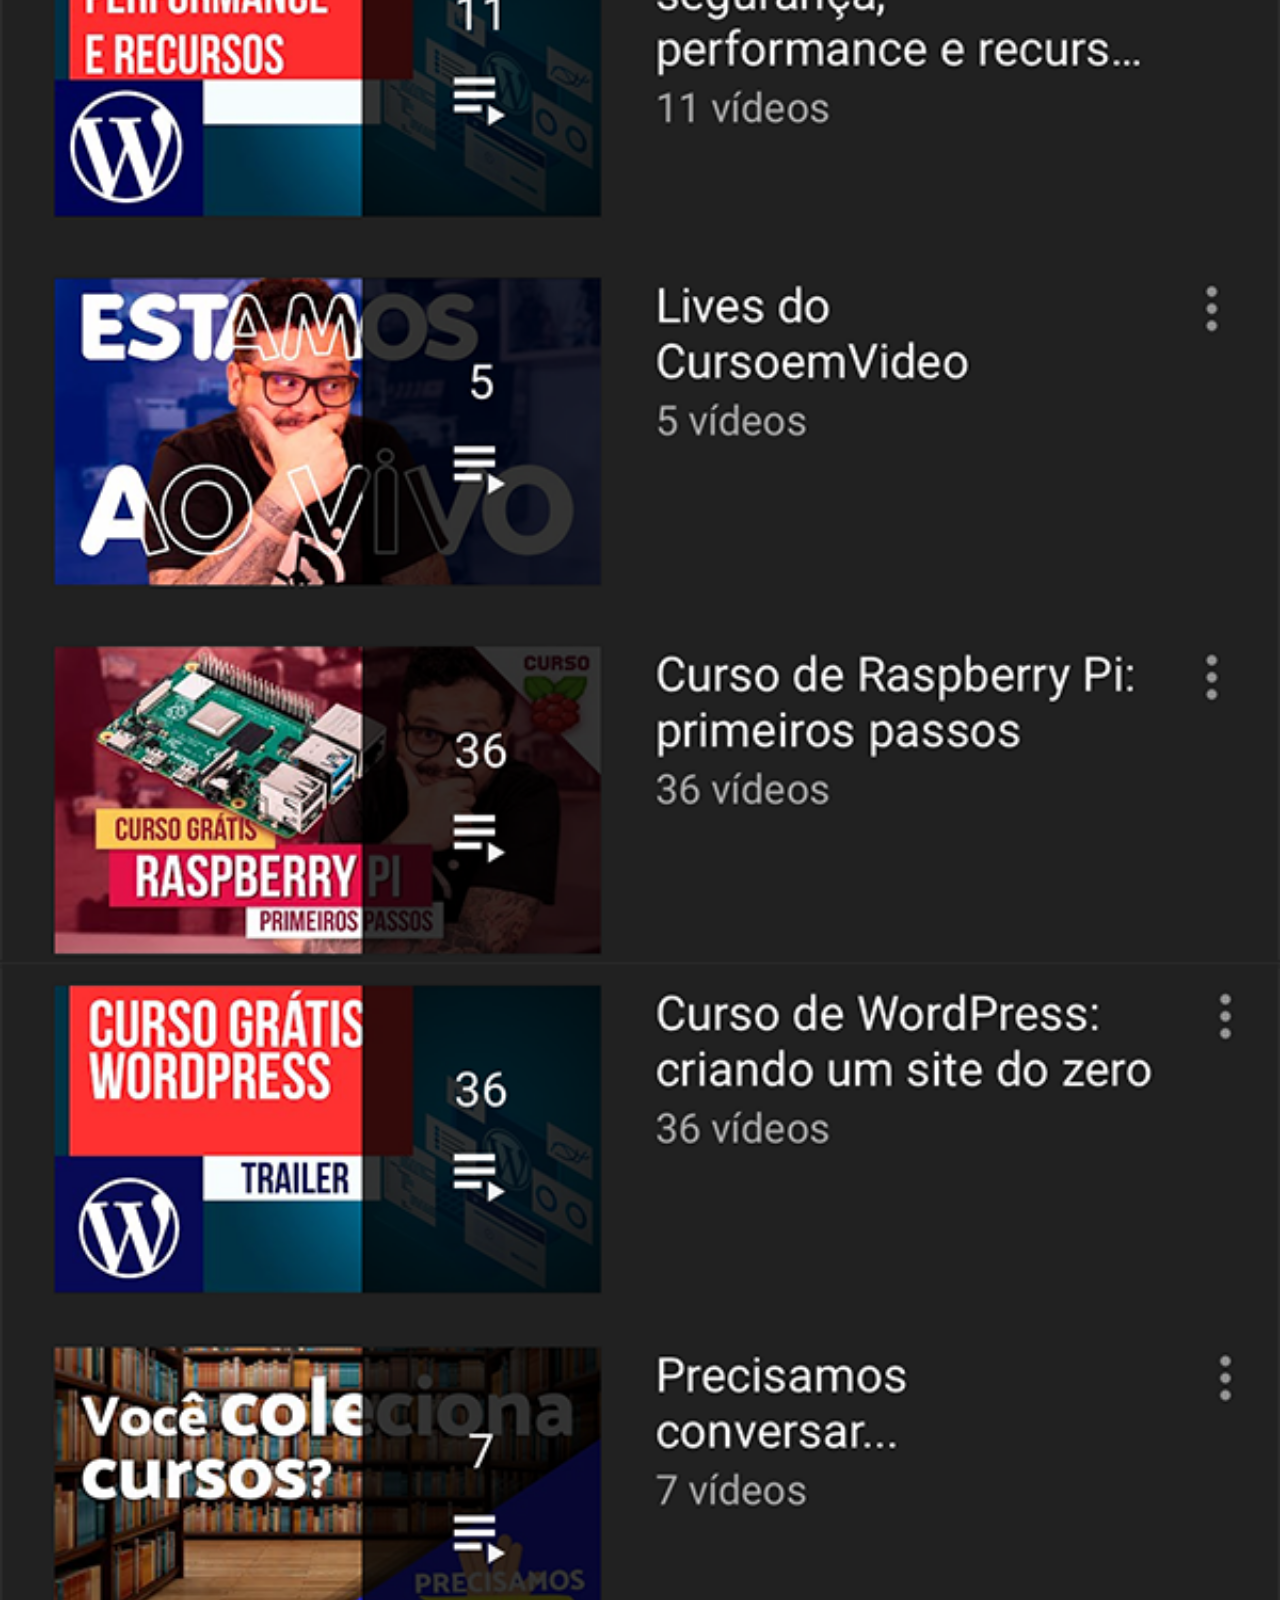
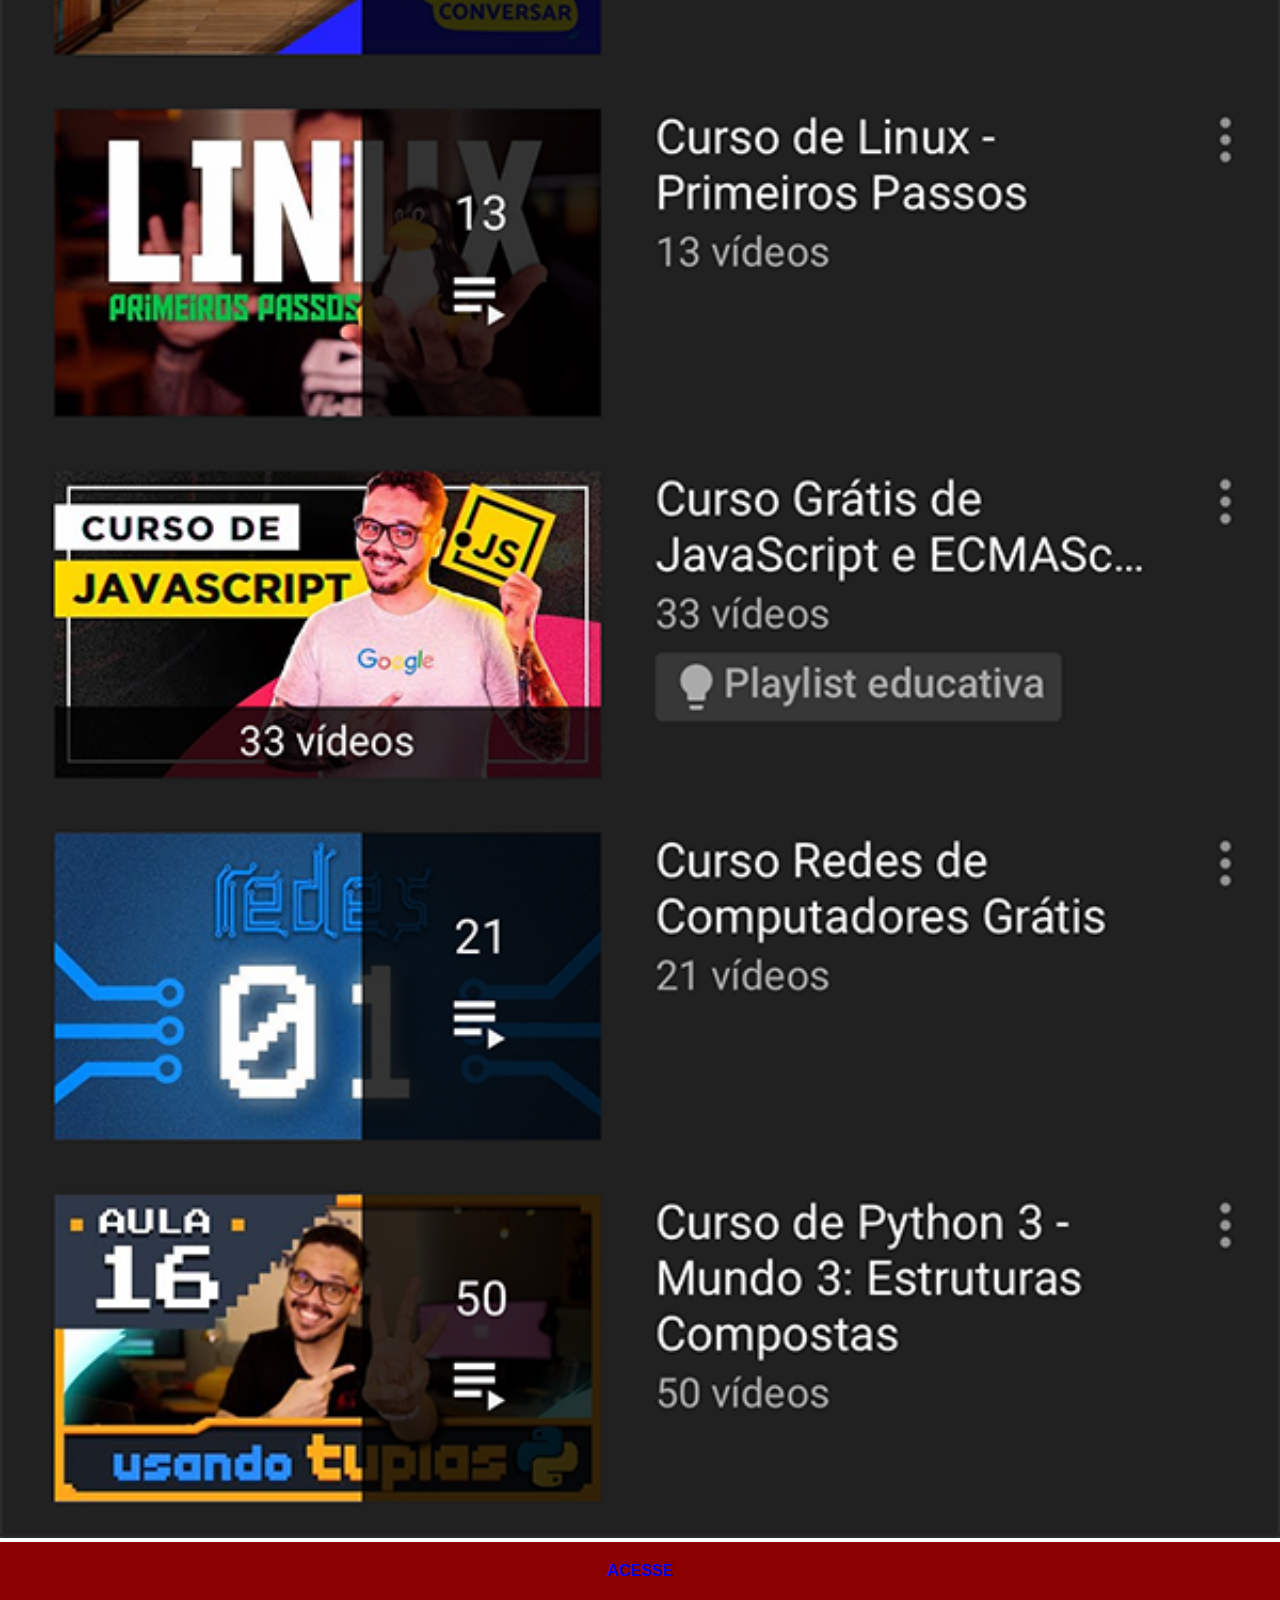
<file: youtube.html>
<!DOCTYPE html>
<html lang="pt-br">
<head>
    <meta charset="UTF-8">
    <meta http-equiv="X-UA-Compatible" content="IE=edge">
    <meta name="viewport" content="width=device-width, initial-scale=1.0">
    <title>Document</title>
    <link rel="stylesheet" href="estilos/social.css">
</head>
<body>
    <img src="imagens/tela-youtube.png" alt="Youtube">
    <a href="https://youtube.com/users/cursoemvideo/playlists" target="_blank">ACESSE</a>
</body>
</html>
</file>
<file: estilos/style.css>
@charset "UTF-8";

*{
    margin: 0px;
    padding: 0px;
    font-family: Arial, Helvetica, sans-serif;
}

html,body{
    height: 100vh;
    width: 100vw;
    background-color: black;

}
main{
    height: 100vh;
    position: relative;
    

}

body{
    background: url('../imagens/fundo-madeira.jpg') no-repeat top center;
    background-size: cover;
    background-attachment: fixed;
}

section#telefone{
    position: absolute;
    top: 50%;
    left: 50%;
    transform: translate(-50%,-50%);
    height: 627px;
    width: 311px;
   
    background: url('../imagens/frame-iphone.png') no-repeat;
}

iframe#tela{
    position: relative;
    top: 80px;
    left: 22px;
    width: 267px;
    height: 471px;

}
section#redes-sociais{
    text-align: right;
}

section#redes-sociais img{
    width: 50px;
    margin: 10px;
    border-radius: 50%;
    box-shadow: 2px 2px 5px rgba(0, 0, 0, 0.408);
    box-sizing: border-box;
}

section#redes-sociais img:hover{
    border: 2px solid rgba(255, 255, 255, 0.6);
    transform: translate(-3px,-3px);
    box-shadow: 5px 5px 10px rgba(0, 0, 0, 0.597);
    transition: transform .3s,border .5s;
}
</file>
<file: estilos/social.css>
@charset "UTF-8";

*{
    margin: 0px;
    padding: 0px;
    font-family: Arial, Helvetica, sans-serif;
}

::-webkit-scrollbar{
    width: 0px;
    height: 0px;
}
img{
    width: 100vw;
}
a{
    display: block;
    background-color: darkred;
    padding: 20px;
    text-align: center;
    font-weight: bolder;
    text-decoration: none;
}

a:hover{
    background-color: red;
}
</file>
